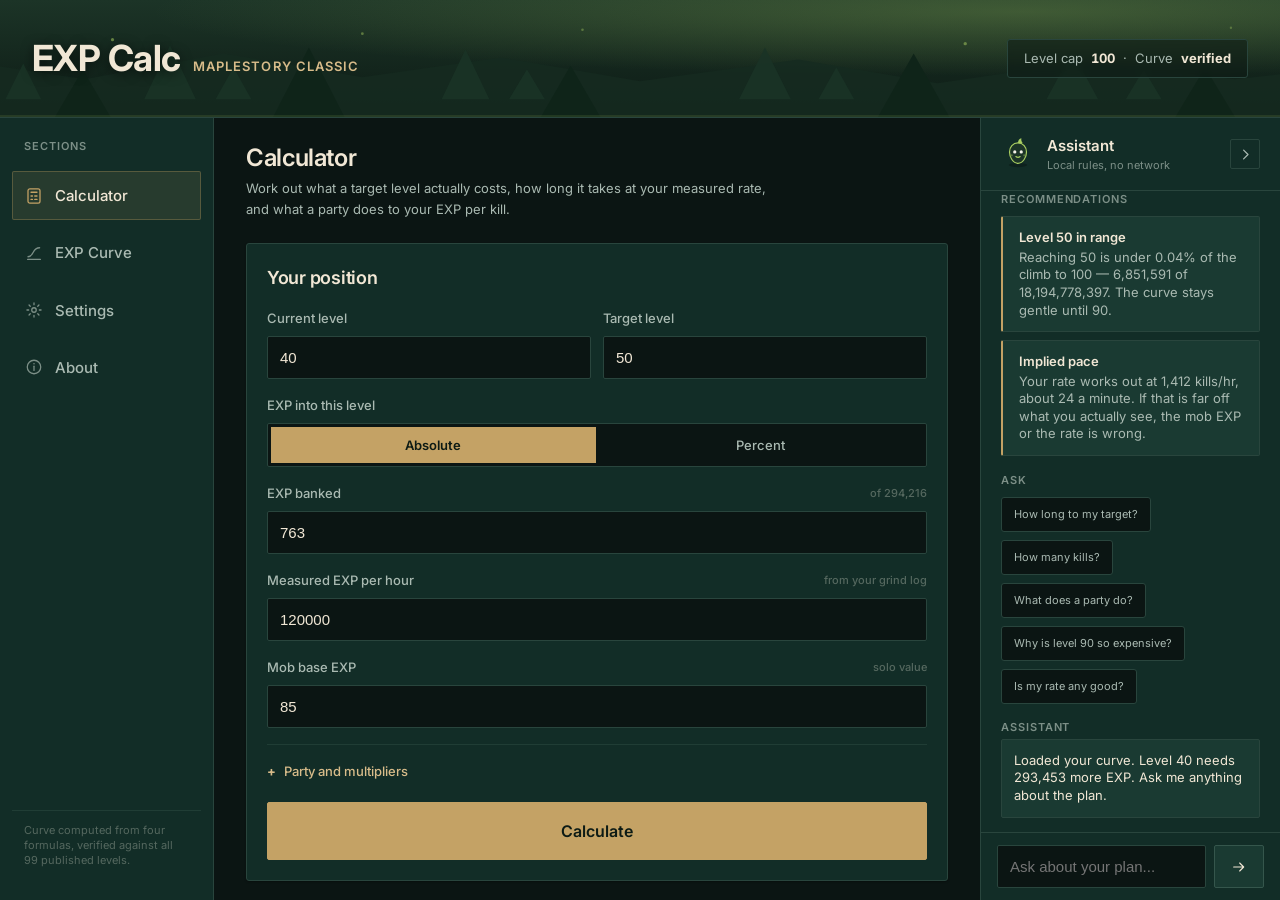
<file: ui/index.html>
<!doctype html>
<html lang="en" data-reduced-motion="false">
<head>
<meta charset="utf-8">
<meta name="viewport" content="width=device-width, initial-scale=1">
<title>EXP Calc</title>
<link rel="preconnect" href="https://fonts.googleapis.com">
<link rel="preconnect" href="https://fonts.gstatic.com" crossorigin>
<link rel="stylesheet" href="https://fonts.googleapis.com/css2?family=Inter:wght@400;500;600;700&display=swap">
<link rel="stylesheet" href="tokens.css">
<link rel="stylesheet" href="app.css">
</head>
<body>

<svg class="vh" aria-hidden="true">
  <defs>
    <symbol id="i-calc" viewBox="0 0 24 24" fill="none" stroke="currentColor" stroke-width="1.7" stroke-linecap="round">
      <rect x="4" y="2.5" width="16" height="19" rx="2.5"/><path d="M8 7h8M8 12h2m3 0h3M8 16.5h2m3 0h3"/>
    </symbol>
    <symbol id="i-curve" viewBox="0 0 24 24" fill="none" stroke="currentColor" stroke-width="1.7" stroke-linecap="round" stroke-linejoin="round">
      <path d="M3.5 20.5h17"/><path d="M4 17c3.5 0 5-2 7-6s3.5-6 8.5-6"/>
    </symbol>
    <symbol id="i-gear" viewBox="0 0 24 24" fill="none" stroke="currentColor" stroke-width="1.7" stroke-linecap="round" stroke-linejoin="round">
      <circle cx="12" cy="12" r="3"/>
      <path d="M12 2.6v2.3M12 19.1v2.3M21.4 12h-2.3M4.9 12H2.6M18.6 5.4l-1.6 1.6M7 17l-1.6 1.6M18.6 18.6 17 17M7 7 5.4 5.4"/>
    </symbol>
    <symbol id="i-info" viewBox="0 0 24 24" fill="none" stroke="currentColor" stroke-width="1.7" stroke-linecap="round">
      <circle cx="12" cy="12" r="9"/><path d="M12 11v5.5"/><circle cx="12" cy="7.8" r="1" fill="currentColor" stroke="none"/>
    </symbol>
    <symbol id="i-chev" viewBox="0 0 24 24" fill="none" stroke="currentColor" stroke-width="2" stroke-linecap="round" stroke-linejoin="round">
      <path d="m9 5 7 7-7 7"/>
    </symbol>
    <symbol id="i-send" viewBox="0 0 24 24" fill="none" stroke="currentColor" stroke-width="1.7" stroke-linecap="round" stroke-linejoin="round">
      <path d="M4 12h15M13 6l6 6-6 6"/>
    </symbol>
  </defs>
</svg>

<div class="app">

  <!-- ---------- banner ---------- -->
  <header class="banner">
    <svg class="scene" viewBox="0 0 1600 118" preserveAspectRatio="xMidYMid slice" aria-hidden="true">
      <defs>
        <linearGradient id="sky" x1="0" y1="0" x2="0" y2="1">
          <stop offset="0%" stop-color="#1C3427"/><stop offset="100%" stop-color="#0D1B15"/>
        </linearGradient>
        <radialGradient id="glow" cx="0.74" cy="0.1" r="0.55">
          <stop offset="0%" stop-color="#A9CE61" stop-opacity="0.26"/>
          <stop offset="100%" stop-color="#A9CE61" stop-opacity="0"/>
        </radialGradient>
      </defs>
      <rect width="1600" height="118" fill="url(#sky)"/>
      <rect width="1600" height="118" fill="url(#glow)"/>
      <!-- far ridge -->
      <path d="M0 86 L120 62 L240 80 L380 54 L520 78 L660 58 L800 82 L960 60 L1100 84 L1250 62 L1400 80 L1600 58 L1600 118 L0 118 Z"
            fill="#162B20" opacity="0.85"/>
      <!-- mid conifers -->
      <g fill="#1A3326" opacity="0.95">
        <path d="M90 100 L112 52 L134 100 Z"/><path d="M160 100 L178 64 L196 100 Z"/>
        <path d="M300 100 L326 46 L352 100 Z"/><path d="M372 100 L390 68 L408 100 Z"/>
        <path d="M600 100 L624 50 L648 100 Z"/><path d="M668 100 L686 70 L704 100 Z"/>
        <path d="M900 100 L926 48 L952 100 Z"/><path d="M980 100 L998 68 L1016 100 Z"/>
        <path d="M1210 100 L1236 52 L1262 100 Z"/><path d="M1290 100 L1308 70 L1326 100 Z"/>
        <path d="M1460 100 L1486 46 L1512 100 Z"/>
      </g>
      <!-- near conifers -->
      <g fill="#0F2419">
        <path d="M20 118 L52 56 L84 118 Z"/><path d="M210 118 L238 70 L266 118 Z"/>
        <path d="M430 118 L466 48 L502 118 Z"/><path d="M700 118 L730 66 L760 118 Z"/>
        <path d="M1040 118 L1076 54 L1112 118 Z"/><path d="M1340 118 L1370 68 L1400 118 Z"/>
        <path d="M1540 118 L1572 58 L1604 118 Z"/>
      </g>
      <!-- fireflies -->
      <g fill="#A9CE61">
        <circle cx="268" cy="40" r="1.6" opacity="0.55"/><circle cx="742" cy="30" r="1.3" opacity="0.4"/>
        <circle cx="1128" cy="44" r="1.7" opacity="0.5"/><circle cx="1396" cy="28" r="1.2" opacity="0.35"/>
        <circle cx="520" cy="34" r="1.4" opacity="0.45"/>
      </g>
      <rect y="116" width="1600" height="2" fill="#A9CE61" opacity="0.12"/>
    </svg>
    <div class="banner-inner">
      <div class="wordmark">
        <h1>EXP Calc</h1>
        <span class="tag">MapleStory Classic</span>
      </div>
      <div class="banner-meta">
        <span>Level cap</span><b>100</b>
        <span aria-hidden="true">&middot;</span>
        <span>Curve</span><b>verified</b>
      </div>
    </div>
  </header>

  <div class="main" id="main" data-assistant="open">

    <!-- ---------- sidebar ---------- -->
    <nav class="sidebar" aria-label="Sections">
      <p class="nav-label" id="navlabel">Sections</p>
      <button class="nav-item" data-view="calculator" aria-current="page">
        <svg class="ico" aria-hidden="true"><use href="#i-calc"/></svg><span>Calculator</span>
      </button>
      <button class="nav-item" data-view="curve">
        <svg class="ico" aria-hidden="true"><use href="#i-curve"/></svg><span>EXP Curve</span>
      </button>
      <button class="nav-item" data-view="settings">
        <svg class="ico" aria-hidden="true"><use href="#i-gear"/></svg><span>Settings</span>
      </button>
      <button class="nav-item" data-view="about">
        <svg class="ico" aria-hidden="true"><use href="#i-info"/></svg><span>About</span>
      </button>
      <div class="sidebar-foot">
        Curve computed from four formulas, verified against all 99 published levels.
      </div>
    </nav>

    <!-- ---------- content ---------- -->
    <main class="content">

      <!-- Calculator -->
      <section class="view" data-view="calculator" data-active="true" aria-labelledby="h-calc">
        <div class="view-head">
          <h2 id="h-calc">Calculator</h2>
          <p>Work out what a target level actually costs, how long it takes at your measured rate, and what a party does to your EXP per kill.</p>
        </div>

        <div class="split">
          <!-- inputs -->
          <div>
            <div class="card">
              <div class="card-head"><h3>Your position</h3></div>
              <div class="fields">
                <div class="row2">
                  <div class="field">
                    <label for="f-level">Current level</label>
                    <input type="number" id="f-level" min="1" max="99" step="1" value="40">
                  </div>
                  <div class="field">
                    <label for="f-target">Target level</label>
                    <input type="number" id="f-target" min="2" max="100" step="1" value="50">
                  </div>
                </div>

                <div class="field">
                  <label for="f-expmode">EXP into this level</label>
                  <div class="seg" id="f-expmode" role="group" aria-label="EXP entry mode">
                    <button type="button" data-mode="abs" aria-pressed="true">Absolute</button>
                    <button type="button" data-mode="pct" aria-pressed="false">Percent</button>
                  </div>
                </div>
                <div class="field">
                  <label for="f-exp"><span id="f-exp-label">EXP banked</span><span class="unit" id="f-exp-unit">of 294,216</span></label>
                  <input type="number" id="f-exp" min="0" step="1" value="763">
                </div>

                <div class="field">
                  <label for="f-rate">Measured EXP per hour<span class="unit">from your grind log</span></label>
                  <input type="number" id="f-rate" min="0" step="1000" value="120000">
                </div>

                <div class="field">
                  <label for="f-mobexp">Mob base EXP<span class="unit">solo value</span></label>
                  <input type="number" id="f-mobexp" min="0" step="1" value="85">
                </div>
              </div>

              <details class="adv">
                <summary>Party and multipliers</summary>
                <div class="fields">
                  <div class="row2">
                    <div class="field">
                      <label for="f-party">Eligible members</label>
                      <input type="number" id="f-party" min="1" max="6" step="1" value="1">
                    </div>
                    <div class="field">
                      <label for="f-attackers">Who hit it</label>
                      <input type="number" id="f-attackers" min="1" max="6" step="1" value="1">
                    </div>
                  </div>
                  <div class="field">
                    <label for="f-levelsum">Sum of eligible levels<span class="unit">blank = even party</span></label>
                    <input type="number" id="f-levelsum" min="1" step="1" placeholder="auto">
                  </div>
                  <div class="field">
                    <label for="f-dmg">Your share of party damage<span class="unit"><b id="f-dmg-out">100</b>%</span></label>
                    <input type="range" id="f-dmg" min="0" max="100" step="1" value="100">
                  </div>
                  <div class="field">
                    <label for="f-mult">EXP multiplier<span class="unit">coupons, events</span></label>
                    <input type="number" id="f-mult" min="0.1" max="20" step="0.1" value="1">
                  </div>
                </div>
              </details>

              <button class="btn btn-primary" id="go">Calculate</button>
            </div>
          </div>

          <!-- results -->
          <div id="results" aria-live="polite">
            <div class="headline">
              <span class="cap" id="r-cap">Time to level 50</span>
              <div class="big" id="r-time">&mdash;</div>
              <div class="sub" id="r-sub">&mdash;</div>
            </div>

            <div class="tiles">
              <div class="tile accent"><div class="k">EXP needed</div><div class="v" id="r-total">&mdash;</div><div class="n" id="r-total-n">to target</div></div>
              <div class="tile"><div class="k">Kills needed</div><div class="v" id="r-kills">&mdash;</div><div class="n" id="r-kills-n">at effective rate</div></div>
              <div class="tile"><div class="k">EXP per kill</div><div class="v" id="r-permob">&mdash;</div><div class="n" id="r-permob-n">solo</div></div>
              <div class="tile"><div class="k">Kills per hour</div><div class="v" id="r-kph">&mdash;</div><div class="n">implied by your rate</div></div>
            </div>

            <div class="card">
              <div class="card-head">
                <h3>This level</h3>
                <span class="hint" id="r-band">&mdash;</span>
              </div>
              <div class="progress-wrap">
                <div class="progress-top">
                  <span>Level <b id="r-lv">40</b></span>
                  <span><b id="r-pct">0.26</b>% &middot; <b id="r-rem">&mdash;</b> to go</span>
                </div>
                <div class="bar"><i id="r-bar" style="width:0%"></i></div>
              </div>
            </div>

            <div class="card">
              <div class="card-head">
                <h3>Progression</h3>
                <span class="hint">EXP per level, log scale</span>
              </div>
              <svg class="chart" id="chart-plan" viewBox="0 0 720 240" role="img" aria-label="EXP cost per level with your current and target levels marked"></svg>
              <div class="legend">
                <span><i style="background:var(--c-text-faint)"></i>Full curve</span>
                <span><i style="background:var(--c-accent)"></i>Your span</span>
                <span><i style="background:var(--c-border-strong)"></i>Formula band change</span>
              </div>
            </div>

            <div class="card">
              <div class="card-head"><h3>Level by level</h3><span class="hint" id="r-steps-n">&mdash;</span></div>
              <div class="tablewrap">
                <table>
                  <thead><tr><th>Level</th><th>EXP</th><th>Cumulative</th><th>Elapsed</th><th class="band">Band</th></tr></thead>
                  <tbody id="r-steps"></tbody>
                </table>
              </div>
            </div>
          </div>
        </div>
      </section>

      <!-- EXP Curve -->
      <section class="view" data-view="curve" aria-labelledby="h-curve">
        <div class="view-head">
          <h2 id="h-curve">EXP Curve</h2>
          <p>Every level from 1 to 99. Levels 1&ndash;89 match pre-Big-Bang MapleStory; from 90 each level costs 2.1&times; the one before, which is where almost all of the climb lives.</p>
        </div>
        <div class="card">
          <div class="card-head"><h3>Cost per level</h3><span class="hint">log scale</span></div>
          <svg class="chart" id="chart-curve" viewBox="0 0 980 300" role="img" aria-label="EXP required per level from 1 to 99 on a logarithmic scale"></svg>
          <div class="legend">
            <span><i style="background:var(--c-band-quad)"></i>Quadratic, Lv 1&ndash;50</span>
            <span><i style="background:var(--c-band-slow)"></i>1.0548&times;, Lv 51&ndash;89</span>
            <span><i style="background:var(--c-band-fast)"></i>2.1&times;, Lv 90&ndash;99</span>
          </div>
        </div>
        <div class="card">
          <div class="card-head"><h3>Full table</h3><span class="hint">your level is highlighted</span></div>
          <div class="tablewrap" style="max-height:440px;overflow-y:auto">
            <table>
              <thead><tr><th>Level</th><th>EXP to next</th><th>Cumulative to reach</th><th class="band">Band</th></tr></thead>
              <tbody id="curve-rows"></tbody>
            </table>
          </div>
        </div>
      </section>

      <!-- Settings -->
      <section class="view" data-view="settings" aria-labelledby="h-set">
        <div class="view-head">
          <h2 id="h-set">Settings</h2>
          <p>Preferences are stored on this machine only.</p>
        </div>
        <div class="card prose">
          <div class="setting">
            <div class="txt"><b>Assistant panel</b><p>Shows recommendations derived from your numbers. Turning it off changes no result.</p></div>
            <button class="switch" id="s-assistant" role="switch" aria-checked="true" aria-label="Assistant panel"></button>
          </div>
          <div class="setting">
            <div class="txt"><b>Reduced motion</b><p>Removes transitions and animated bar fills. Follows your system setting automatically; this forces it on.</p></div>
            <button class="switch" id="s-motion" role="switch" aria-checked="false" aria-label="Reduced motion"></button>
          </div>
          <div class="setting">
            <div class="txt"><b>Compact numbers</b><p>Show 12.3M instead of 12,300,000 in stat tiles. Tables always show full precision.</p></div>
            <button class="switch" id="s-compact" role="switch" aria-checked="false" aria-label="Compact numbers"></button>
          </div>
          <div class="setting">
            <div class="txt"><b>Live recalculation</b><p>Recalculate as you type instead of waiting for the Calculate button.</p></div>
            <button class="switch" id="s-live" role="switch" aria-checked="true" aria-label="Live recalculation"></button>
          </div>
        </div>
      </section>

      <!-- About -->
      <section class="view" data-view="about" aria-labelledby="h-about">
        <div class="view-head">
          <h2 id="h-about">About</h2>
          <p>How the numbers are produced, and what this program does and does not touch.</p>
        </div>
        <div class="card prose">
          <h3>The curve</h3>
          <p>The level table is not shipped as data. It is computed from four piecewise formulas and checked against all 99 published values and the cumulative total before release:</p>
          <ul class="rule-list">
            <li>Levels 1&ndash;5 &mdash; <code>(floor(L&sup2; / 2) + 15) &times; L</code></li>
            <li>Levels 6&ndash;50 &mdash; <code>q = floor(L&sup2; / 3)</code>, then <code>(q + 19) &times; q</code></li>
            <li>Levels 51&ndash;89 &mdash; <code>trunc(previous &times; 1.0548)</code></li>
            <li>Levels 90&ndash;99 &mdash; <code>trunc(previous &times; 2.1)</code></li>
          </ul>
          <p>The recursive bands multiply by an integer and divide last, because <code>previous &times; 1.0548</code> in binary floating point can land a hair under the true value and truncate to the wrong integer.</p>

          <h3>Party EXP</h3>
          <p>80% of the pool is split by level and 20% by damage dealt, then a size bonus is added to your share. The bonus is 10% per extra eligible member, capped at 30%, plus 5% per extra member who actually damaged the monster.</p>
          <p>Because the damage term is continuous, party EXP does not arrive in clean multiples of a single value. That is why a tracker cannot count your kills from EXP alone while you are in a party.</p>

          <h3>What this program touches</h3>
          <ul class="rule-list">
            <li>No game process memory is read.</li>
            <li>No keystrokes or clicks are ever sent.</li>
            <li>No network traffic is captured or inspected.</li>
            <li>No game files are read or modified.</li>
          </ul>
          <p>The assistant runs locally as a set of rules over the numbers on screen. It sends nothing anywhere, and every figure it quotes comes from the same deterministic engine as the panels beside it.</p>
          <p>Fan-made. Not affiliated with or endorsed by Nexon.</p>
        </div>
      </section>

    </main>

    <!-- ---------- assistant ---------- -->
    <aside class="assistant" id="assistant" aria-label="Assistant">
      <div class="assistant-head">
        <svg class="mascot" viewBox="0 0 40 40" aria-hidden="true">
          <ellipse cx="20" cy="33" rx="11" ry="2.5" fill="#000" opacity="0.25"/>
          <path d="M20 7c6 0 10 4.6 10 10.5S26 31 20 31 10 23.4 10 17.5 14 7 20 7Z" fill="#1C3427" stroke="#A9CE61" stroke-width="1.4"/>
          <path d="M20 7c0-3 1.6-5 4-5.6-.4 2.5.2 4.3 1.6 5.4-1.8.5-3.7.6-5.6.2Z" fill="#A9CE61"/>
          <circle cx="16.2" cy="17.5" r="1.9" fill="#F4F1E8"/>
          <circle cx="23.8" cy="17.5" r="1.9" fill="#F4F1E8"/>
          <path d="M17.5 23c1.6 1.2 3.4 1.2 5 0" stroke="#A9CE61" stroke-width="1.4" stroke-linecap="round" fill="none"/>
          <circle cx="12.6" cy="21.6" r="1.3" fill="#A9CE61" opacity="0.4"/>
          <circle cx="27.4" cy="21.6" r="1.3" fill="#A9CE61" opacity="0.4"/>
        </svg>
        <div class="assistant-title">
          <div class="t">Assistant</div>
          <div class="s">Local rules, no network</div>
        </div>
        <button class="icon-btn" id="a-toggle" aria-label="Collapse assistant" aria-expanded="true">
          <svg width="15" height="15" aria-hidden="true"><use href="#i-chev"/></svg>
        </button>
      </div>

      <div class="assistant-body" id="a-body">
        <div class="assistant-scroll" id="a-scroll">
          <div>
            <p class="sect-label">Recommendations</p>
            <div id="a-recs" style="display:grid;gap:var(--s-2);margin-top:var(--s-2)"></div>
          </div>
          <div>
            <p class="sect-label">Ask</p>
            <div class="chips" id="a-chips" style="margin-top:var(--s-2)"></div>
          </div>
          <div id="a-log" style="display:grid;gap:var(--s-3)"></div>
        </div>
        <form class="composer" id="a-form">
          <label class="vh" for="a-input">Ask the assistant</label>
          <input type="text" id="a-input" placeholder="Ask about your plan..." autocomplete="off">
          <button class="btn" type="submit" aria-label="Send">
            <svg width="16" height="16" aria-hidden="true"><use href="#i-send"/></svg>
          </button>
        </form>
      </div>
    </aside>

  </div>
</div>

<script src="exp.js"></script>
<script src="app.js"></script>
</body>
</html>
</file>
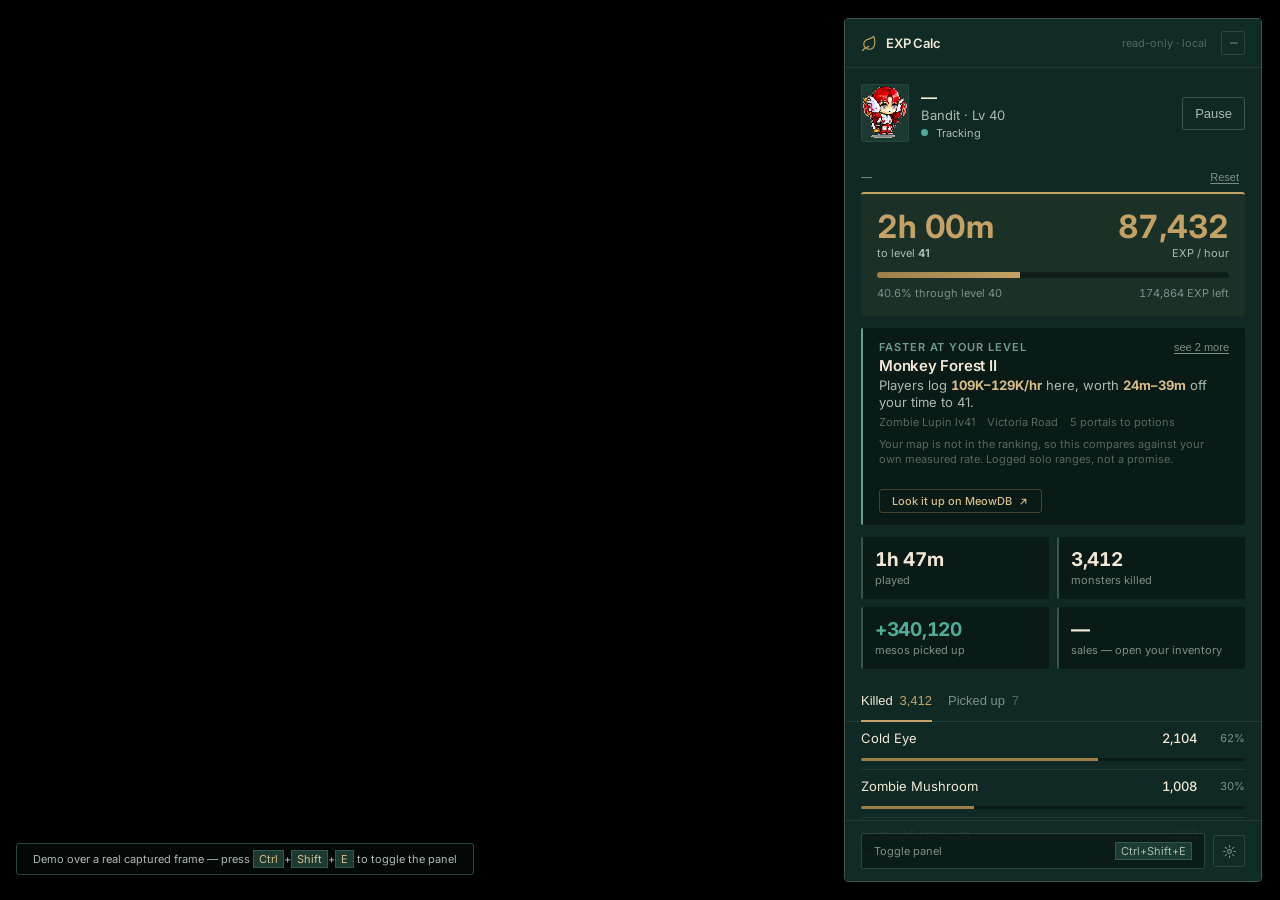
<file: ui/overlay.html>
<!doctype html>
<html lang="en" data-reduced-motion="false">
<head>
<meta charset="utf-8">
<meta name="viewport" content="width=device-width, initial-scale=1">
<title>EXP Calc Overlay</title>
<script>
  /* One page, two hosts. In Tauri the window itself is the panel, so the
     demo backdrop is dropped and the body goes transparent. Runs before
     first paint so there is no flash of the demo background. */
  document.documentElement.dataset.host =
    (window.__TAURI_INTERNALS__ || window.__TAURI__) ? "tauri" : "web";
</script>
<link rel="preconnect" href="https://fonts.googleapis.com">
<link rel="preconnect" href="https://fonts.gstatic.com" crossorigin>
<link rel="stylesheet" href="https://fonts.googleapis.com/css2?family=Inter:wght@400;500;600;700&display=swap">
<link rel="stylesheet" href="tokens.css">
<link rel="stylesheet" href="overlay.css">
<style>
  html, body { height: 100%; margin: 0; background: #000; }
  body { font-family: var(--font-sans); color: var(--c-text); font-size: var(--fs-body); overflow: hidden; }
  * { box-sizing: border-box; }
  :focus-visible { outline: none; box-shadow: 0 0 0 2px var(--c-bg), 0 0 0 4px var(--c-accent); border-radius: var(--r-xs); }

  /* --- real overlay window --- */
  [data-host="tauri"] html,
  [data-host="tauri"] body { background: transparent; }
  [data-host="tauri"] .stage { background: none; }
  [data-host="tauri"] .stage::after,
  [data-host="tauri"] .stage-note { display: none; }
  [data-host="tauri"] .panel {
    position: absolute; inset: 0;
    width: auto; max-height: none;
  }
  [data-host="tauri"] .p-head { cursor: grab; }
  [data-host="tauri"] .p-head:active { cursor: grabbing; }
  [data-host="web"] .only-tauri { display: none; }
</style>
</head>
<body>

<div class="stage" id="stage">
  <p class="stage-note">
    Demo over a real captured frame &mdash; press <kbd>Ctrl</kbd>+<kbd>Shift</kbd>+<kbd>E</kbd> to toggle the panel
  </p>

  <section class="panel" id="panel" data-mode="full" aria-label="Session tracker">

    <!-- Compact bar. Tracking carries on unchanged while this is showing. -->
    <div class="mini" data-tauri-drag-region>
      <img class="mini-av" id="m-sprite" src="character.png" alt="" onerror="this.remove()">
      <div class="mini-main">
        <div class="mini-t" id="m-time">2h 00m</div>
        <div class="mini-s" id="m-sub">Lv 40 &middot; 87,432 EXP/hr</div>
      </div>
      <button class="icon-s" id="b-expand" aria-label="Expand panel">
        <svg width="13" height="13" viewBox="0 0 24 24" fill="none" stroke="currentColor" stroke-width="2.2" stroke-linecap="round" stroke-linejoin="round" aria-hidden="true">
          <path d="M4 10V4h6M20 14v6h-6"/>
        </svg>
      </button>
      <span class="mini-track"><i id="m-bar" style="width:40.6%"></i></span>
    </div>

    <div class="p-head" data-tauri-drag-region>
      <svg class="leaf" viewBox="0 0 24 24" fill="none" stroke="currentColor" stroke-width="1.7" stroke-linecap="round" stroke-linejoin="round" aria-hidden="true">
        <path d="M11 20A7 7 0 0 1 9.8 6.1C15.5 4 18 2 18 2s2.5 7.5 1 12a7 7 0 0 1-8 6Z"/>
        <path d="M2 22c2-3 5-5 9-6"/>
      </svg>
      <span class="nm">EXP Calc</span>
      <span class="sp"></span>
      <span class="dom">read-only &middot; local</span>
      <button class="icon-s" id="b-min" aria-label="Minimise to compact bar" style="width:24px;height:24px;margin-left:6px">
        <svg width="12" height="12" viewBox="0 0 24 24" fill="none" stroke="currentColor" stroke-width="2.4" stroke-linecap="round" aria-hidden="true">
          <path d="M5 12h14"/>
        </svg>
      </button>
      <button class="icon-s only-tauri" id="b-hide" aria-label="Hide to the tray" title="Hide to tray — Ctrl+Shift+E brings it back" style="width:24px;height:24px;margin-left:6px">
        <svg width="12" height="12" viewBox="0 0 24 24" fill="none" stroke="currentColor" stroke-width="2.2" stroke-linecap="round" aria-hidden="true">
          <path d="M6 6l12 12M18 6 6 18"/>
        </svg>
      </button>
    </div>

    <div class="who-row">
      <div class="avatar" aria-hidden="true">
        <!-- Lifted from the game frame: the sprite sitting above the name tag
             that matches the character name on the bottom bar. -->
        <img id="c-sprite" src="character.png" alt="" onerror="this.remove()">
      </div>
      <div class="who">
        <div class="n" id="c-name">—</div>
        <div class="j"><span id="c-job">Bandit</span> &middot; Lv <span id="c-lv">40</span></div>
        <div class="state"><span class="dot" id="c-dot"></span><span class="lbl" id="c-state">Tracking</span></div>
      </div>
      <button class="btn-s" id="c-pause">Pause</button>
    </div>

    <div class="since">
      <span id="s-since">&mdash;</span>
      <button id="s-reset">Reset</button>
    </div>

<!-- The two numbers somebody glances at mid-fight: how long until the
         level, and how fast it is going. Nothing shares the row, and
         nothing below is allowed to grow to this size. -->
    <div class="hero">
      <div class="hero-pair">
        <div class="big">
          <div class="t" id="h-time">&mdash;</div>
          <div class="u" id="h-u">to level <b id="h-next">&mdash;</b></div>
        </div>
        <div class="big end">
          <div class="t" id="h-rate">&mdash;</div>
          <div class="u">EXP / hour</div>
        </div>
      </div>
      <div class="bar" id="h-barwrap"><i id="h-bar" style="width:0%"></i></div>
      <div class="pc"><span id="h-pct">&mdash;</span><span id="h-rem">&mdash;</span></div>
    </div>

    <div class="reco" id="reco" hidden>
      <div class="reco-top">
        <span class="reco-lbl">Faster at your level</span>
        <button class="reco-toggle" id="reco-toggle" aria-expanded="false">see more</button>
      </div>
      <div class="reco-name" id="reco-name">&mdash;</div>
      <div class="reco-line" id="reco-line">&mdash;</div>
      <div class="reco-meta" id="reco-meta"></div>
      <div class="reco-more" id="reco-more" hidden></div>
      <p class="reco-note" id="reco-note"></p>
      <!-- The panel says a map is worth going to; MeowDB says how to get
           there and what lives on it. One is the reason to click the other,
           so the link belongs on this card and nowhere else. -->
      <button class="reco-cta" id="reco-cta">
        Look it up on MeowDB
        <svg width="11" height="11" viewBox="0 0 24 24" fill="none" stroke="currentColor" stroke-width="2.4" stroke-linecap="round" stroke-linejoin="round" aria-hidden="true">
          <path d="M7 17 17 7M9 7h8v8"/>
        </svg>
      </button>
    </div>

    <div class="hint" id="theme-hint" hidden>
      Expand the minimap to colour the panel by region.
    </div>

<!-- Four figures, and only the four that were asked for. A dash here
         means the reader for it is not finished, which is deliberately not
         the same as a zero. -->
    <div class="grid2">
      <div class="cell"><div class="v" id="t-played">&mdash;</div><div class="k">played</div></div>
      <div class="cell"><div class="v" id="t-kills">&mdash;</div><div class="k">monsters killed</div></div>
      <div class="cell"><div class="v pos" id="t-meso">&mdash;</div><div class="k" id="t-meso-k">mesos this session</div></div>
      <div class="cell"><div class="v" id="t-sold">&mdash;</div><div class="k" id="t-sold-k">mesos from sales</div></div>
    </div>

<!-- Last time and this week. A session that vanishes when you quit is
         a stopwatch; this is what makes it a record. -->
    <div class="week" id="week" hidden>
      <div class="week-top">
        <span class="week-lbl">This week</span>
        <span class="week-sum" id="week-sum">&mdash;</span>
      </div>
      <div class="week-bars" id="week-bars"></div>
      <div class="week-last" id="week-last">&mdash;</div>
    </div>

    <div class="tabs" role="tablist">
      <button class="tab" role="tab" data-t="monsters" aria-selected="true">Killed <b id="n-monsters">0</b></button>
      <button class="tab" role="tab" data-t="items" aria-selected="false">Picked up <b id="n-items">0</b></button>
    </div>

    <div class="list" id="list"></div>

    <div class="p-foot">
      <div class="hotkey">Toggle panel <kbd>Ctrl+Shift+E</kbd></div>
      <!-- Quit lives down here, not in the header: the header's × minimises,
           and quitting discards the session totals, so it should take a
           deliberate trip to the far end of the panel. -->
      <button class="btn-quit only-tauri" id="b-quit" title="Quit EXP Calc — this ends the session">Quit</button>
      <button class="icon-s" id="b-cfg" aria-label="Switch between the dark and light theme" title="Dark / light">
        <svg width="15" height="15" viewBox="0 0 24 24" fill="none" stroke="currentColor" stroke-width="1.7" aria-hidden="true">
          <circle cx="12" cy="12" r="3"/>
          <path d="M12 2.6v2.3M12 19.1v2.3M21.4 12h-2.3M4.9 12H2.6M18.6 5.4 17 7M7 17l-1.6 1.6M18.6 18.6 17 17M7 7 5.4 5.4" stroke-linecap="round"/>
        </svg>
      </button>
    </div>
  </section>
</div>

<script src="exp.js"></script>
<script src="mapdata.js"></script>
<script src="theme.js"></script>
<script>
(function () {
  "use strict";
  var $ = function (id) { return document.getElementById(id); };

  /* ---- simulated live session -------------------------------------------
     Stands in for the capture loop. Every figure below is one the screen
     actually exposes: level and EXP from the bottom bar, mesos and potion
     stacks from the inventory, map from the minimap, kills from the EXP
     quantum (or the quest counter when one is running).
  ------------------------------------------------------------------------ */
  var S = {
    level: 40,
    expInto: 119352,
    rate: 87432,          // EXP/hr over the last 10 minutes
    playedSec: 6420,      // 1h 47m
    expGained: 156218,
    kills: 3412,
    mesoEarned: 340120,
    mesoSpent: 96200,
    tracking: true,
    idle: false,
    deaths: 0,
    mob: "Cold Eye",      // dominant mob this session, from the kill breakdown
    live: false,          // true once real capture data arrives
    statusText: "Tracking",
    userPaused: false,    // the Pause button, kept separate from capture state
    range: "session",     // which span the panel is showing
    totals: null,         // the roll-up for that span, null while on Session
    expPerKill: null,     // measured, so a party split is already in it
    killsToLevel: null,
    expBonus: null,       // EXP the party bonus contributed
    expFromChat: null,    // what the log accounted for, vs the bar's total
    monsters: [
      { n: "Cold Eye", c: 2104 },
      { n: "Zombie Mushroom", c: 1008 },
      { n: "Horny Mushroom", c: 300 }
    ],
    items: [
      { n: "Cold Eye's Tail", c: 42 }, { n: "Power Elixir", c: 9 },
      { n: "Steel Sword", c: 3 }, { n: "Dark Guardian", c: 1 },
      { n: "Leather Purse", c: 6 }, { n: "Yellow Umbrella", c: 2 },
      { n: "Scroll for Shoes", c: 1 }
    ],
    maps: [
      { n: "Forgotten Hollow: Cold Field", c: 5520 },
      { n: "Free Market", c: 900 }
    ],
    potions: [
      { n: "White Potion", c: 48 }, { n: "Blue Potion", c: 22 }
    ]
  };
  var tab = "monsters";

  // The Rust side sends (name, count) pairs; the list renderer wants {n, c}.
  function pairs(v) {
    if (!v || !v.length) return [];
    return v.map(function (p) { return { n: p[0], c: p[1] }; });
  }

  function hhmm(h) {
    if (!isFinite(h) || h <= 0) return "—";
    var m = Math.round(h * 60);
    var d = Math.floor(m / 1440), hr = Math.floor((m % 1440) / 60), mm = m % 60;
    if (d) return d + "d " + hr + "h";
    if (hr) return hr + "h " + String(mm).padStart(2, "0") + "m";
    return mm + "m";
  }
  function dur(sec) {
    var h = Math.floor(sec / 3600), m = Math.floor((sec % 3600) / 60);
    return h ? h + "h " + String(m).padStart(2, "0") + "m" : m + "m";
  }
  var n = EXP.formatExp;

  function render() {
    var cost = EXP.toNext[S.level];
    var remaining = cost - S.expInto;
    var pct = (S.expInto / cost) * 100;
    var hours = S.rate > 0 ? remaining / S.rate : Infinity;

    $("c-lv").textContent = S.level;
    $("h-next").textContent = S.level + 1;
    $("h-time").textContent =
      S.tracking && !S.userPaused && S.rate > 0 ? hhmm(hours) : "—";
    $("h-rate").textContent = S.rate > 0 ? n(Math.round(S.rate)) : "—";
    $("h-bar").style.width = pct.toFixed(2) + "%";
    $("h-pct").textContent = pct.toFixed(1) + "% through level " + S.level;
    $("h-rem").textContent = n(remaining) + " EXP left";

    // The compact bar is fed by the same pass, so minimising never stops or
    // stales the numbers — it only changes how many of them you can see.
    $("m-time").textContent = $("h-time").textContent;
    $("m-sub").textContent = S.userPaused
      ? "Paused"
      : (S.live && (!S.tracking || S.rate <= 0))
        ? S.statusText
        : "Lv " + S.level + " · " + n(Math.round(S.rate)) + " EXP/hr";
    $("m-bar").style.width = pct.toFixed(2) + "%";

    renderReco(remaining);

    // Live capture derives EXP, level, rate and time. Anything it does not
    // measure yet shows a dash: the panel must never imply it counted
    // something it did not.
    var DASH = "—";
    var un = function (v) { return (v === null || v === undefined) ? DASH : n(v); };

    $("t-played").textContent = dur(S.playedSec);
    $("t-kills").textContent = un(S.kills);
    // What the purse did this session, read off the inventory's own total
    // rather than added up from the floating lines. Signed, because an
    // evening of shopping is a real answer and not a bug — so this writes
    // its own sign and does not reuse the "+" above.
    var signed = function (el, v, cls) {
      if (v === null || v === undefined) { el.textContent = DASH; el.className = "v"; return false; }
      el.textContent = (v < 0 ? "−" : "+") + n(Math.abs(v));
      el.className = "v " + (v < 0 ? "neg" : cls);
      return true;
    };
    var mEl = $("t-meso");
    if (S.mesoMade !== null && S.mesoMade !== undefined) {
      signed(mEl, S.mesoMade, "pos");
      $("t-meso-k").textContent = "mesos this session";
    } else if (S.mesoEarned !== null && S.mesoEarned !== undefined) {
      // No purse reading yet, so fall back to what was picked up — which
      // is a different, smaller quantity, and is labelled as one.
      signed(mEl, S.mesoEarned, "pos");
      $("t-meso-k").textContent = "mesos picked up";
    } else {
      mEl.textContent = DASH;
      mEl.className = "v";
      $("t-meso-k").textContent = "mesos — open your inventory";
    }

    // Sales are what the purse gained beyond what was picked up off the
    // ground, less whatever was spent. It needs both halves counted, so
    // until the inventory has been open and the log has said something it
    // stays a dash with the reason on it.
    if (!signed($("t-sold"), S.mesoSold, "pos")) {
      $("t-sold-k").textContent = S.mesoMade === null || S.mesoMade === undefined
        ? "sales — open your inventory"
        : "sales — needs the pickup count";
    } else {
      $("t-sold-k").textContent = "mesos from sales, net of spending";
    }

    // "Paused" is the user's choice; everything else is the tracker telling
    // us what it can or cannot see. Conflating them made a failed reading
    // look like a deliberate pause.
    var active = S.tracking && !S.userPaused;
    var dot = $("c-dot");
    dot.className = "dot" + (!active ? " off" : S.idle ? " idle" : "");
    $("c-state").textContent = S.userPaused
      ? "Paused"
      : S.idle ? "Idle — not counted"
      : S.live ? S.statusText
      : (S.tracking ? "Tracking" : "Paused");
    $("c-pause").textContent = S.userPaused ? "Resume" : "Pause";

    // These can be null while live capture has nothing for them yet, and a
    // throw here would abort the rest of the render.
    $("n-monsters").textContent = S.kills === null ? "0" : n(S.kills);
    $("n-items").textContent = (S.items || []).length;

    renderList();
  }

  /**
   * Where else to farm. Your measured rate is the truth; the map figures are
   * other players' logged solo ranges, so a map is only offered when even its
   * low end beats what you are already getting.
   */
  /**
   * Tinting the panel to the region the player is in.
   *
   * The hue comes off the badge in the minimap's header, which is the game
   * artists' own colour for that region, so Kerning City tints the panel the
   * way Kerning City looks without anybody choosing a palette for it.
   * Regions nobody has catalogued work for the same reason.
   *
   * Only the hue moves. Every token keeps the saturation and lightness it
   * was designed with, so text that is readable on one region's colours is
   * readable on all of them — the contrast ratios cannot drift, because
   * nothing that determines them is being changed. Semantic colours (good,
   * warn, alert) are left out entirely: red has to keep meaning red.
   */
  var BASE = null, BASE_HUE = 0, shownHue = null;

  function readBaseTheme() {
    var cs = getComputedStyle(document.documentElement);
    BASE = {};
    THEME.TOKENS.forEach(function (k) { BASE[k] = cs.getPropertyValue(k).trim(); });
    BASE_HUE = THEME.hueOf(BASE["--c-accent"]);
  }

  /**
   * The badge only exists while the minimap is expanded. Collapsed, the
   * client still names the map but draws no badge, so there is nothing to
   * take a colour from — and that is worth one line, because it is a thing
   * the player can fix in a click rather than a limit they have to live
   * with. Once a region has been read the hint goes away for good: the
   * panel keeps that colour, and nagging about it would be noise.
   */
  /* ---- the portrait ----------------------------------------------------
     Cut off the player's own screen rather than drawn by anybody, so
     whatever they are wearing today is what the panel shows. It arrives as
     raw RGBA with the background already keyed to transparent — painted
     straight onto a canvas, so nothing has to decode an image format and
     there is no moment where a half-loaded picture is on screen.

     It arrives a few times a day at most, on one snapshot, so this replaces
     the <img> once and then leaves it alone. */
  function showAvatar(a) {
    if (!a || !a.w || !a.h || !a.rgba) return;
    var bin;
    try { bin = atob(a.rgba); } catch (e) { return; }
    if (bin.length < a.w * a.h * 4) return;
    var cv = document.createElement("canvas");
    cv.width = a.w; cv.height = a.h;
    var ctx = cv.getContext("2d");
    var img = ctx.createImageData(a.w, a.h);
    for (var i = 0; i < img.data.length; i++) img.data[i] = bin.charCodeAt(i);
    ctx.putImageData(img, 0, 0);
    var url = cv.toDataURL("image/png");
    ["c-sprite", "m-sprite"].forEach(function (id) {
      var el = $(id);
      // `onerror` removes the placeholder when there is no bundled file, so
      // the element may be gone; put a fresh one back in that case.
      if (!el) {
        var host = id === "c-sprite" ? document.querySelector(".avatar")
                                     : document.querySelector(".mini");
        if (!host) return;
        el = document.createElement("img");
        el.id = id;
        el.alt = "";
        if (id === "m-sprite") { el.className = "mini-av"; host.insertBefore(el, host.firstChild); }
        else host.appendChild(el);
      }
      el.src = url;
    });
  }

  function showThemeHint(s) {
    var el = $("theme-hint");
    if (!el) return;
    el.hidden = shownHue !== null || s.minimap_open !== false;
  }

  function applyRegionHue(hue) {
    if (hue === null || hue === undefined || !BASE) return;
    // A degree or two is not a new region, it is the same badge read again.
    if (shownHue !== null && Math.abs(hue - shownHue) < 2) return;
    shownHue = hue;
    var delta = hue - BASE_HUE;
    var root = document.documentElement.style;
    THEME.TOKENS.forEach(function (k) {
      root.setProperty(k, THEME.rotated(BASE[k], delta));
    });
  }

  var recoOpen = false;

  /**
   * How often the ranking is redone.
   *
   * This panel is advice, not a readout. The snapshot arrives several times
   * a second and the measured rate moves with every one of them, so ranking
   * on each would rewrite the panel faster than it can be read — which is
   * what it looks like from the outside: a flicker. Nothing here changes
   * meaningfully inside a few seconds.
   */
  var RECO_EVERY = 3000;
  var reco = { at: 0, level: null, here: null, result: null, names: [] };

  function renderReco(remaining) {
    var host = $("reco");
    var here = S.maps[0] ? S.maps[0].n : "";

    // No level means the bar could not be read this frame. That is a gap in
    // what we know, not news that the advice has changed, so leave whatever
    // is on screen alone rather than blanking it.
    if (!S.level) { return; }

    var moved = S.level !== reco.level || here !== reco.here;
    var due = Date.now() - reco.at >= RECO_EVERY;
    if (moved || due || !reco.result) {
      reco.result = MAPS.recommend(S.level, S.rate, here, remaining, reco.names);
      reco.names = (reco.result.picks || []).map(function (p) { return p.map.n; });
      reco.at = Date.now();
      reco.level = S.level;
      reco.here = here;
    }

    var r = reco.result;
    if (!r.picks || !r.picks.length) { host.hidden = true; return; }
    host.hidden = false;

    var best = r.picks[0];
    var span = function (m) {
      return EXP.compact(m.lo) + (m.hi > m.lo ? "–" + EXP.compact(m.hi) : "");
    };

    $("reco-name").textContent = best.map.n;
    var txt = "Players log <b>" + span(best.map) + "/hr</b> here" +
      (best.map.est ? " (estimate)" : "");
    if (best.saveMin !== null && best.saveMin > 0) {
      txt += ", worth <b>" + hhmm(best.saveMin) + "–" + hhmm(best.saveMax) +
        "</b> off your time to " + (S.level + 1);
    }
    $("reco-line").innerHTML = txt + ".";

    var meta = $("reco-meta");
    meta.textContent = "";
    [
      best.map.mob + " lv" + best.map.mobLv,
      best.map.street,
      best.map.portals === 0 ? "potions on the map" : best.map.portals + " portals to potions"
    ].forEach(function (bit) {
      var s = document.createElement("span");
      s.textContent = bit;
      meta.appendChild(s);
    });

    var rest = r.picks.slice(1);
    var tog = $("reco-toggle");
    tog.hidden = rest.length === 0;
    tog.textContent = recoOpen ? "hide" : "see " + rest.length + " more";
    tog.setAttribute("aria-expanded", String(recoOpen));

    var more = $("reco-more");
    more.hidden = !recoOpen || rest.length === 0;
    more.textContent = "";
    rest.forEach(function (p) {
      var row = document.createElement("div");
      row.className = "reco-alt";
      var left = document.createElement("div");
      var nm = document.createElement("div");
      nm.className = "an";
      nm.textContent = p.map.n;
      var mt = document.createElement("div");
      mt.className = "am";
      mt.textContent = p.map.mob + " lv" + p.map.mobLv + " · " +
        (p.map.portals === 0 ? "pots on map" : p.map.portals + " portals");
      left.appendChild(nm);
      left.appendChild(mt);
      var v = document.createElement("div");
      v.className = "av";
      v.textContent = span(p.map) + "/hr";
      row.appendChild(left);
      row.appendChild(v);
      more.appendChild(row);
    });

    $("reco-note").textContent = r.onRankedMap
      ? "Logged solo ranges from other players, not a promise. A party splits each kill."
      : "Your map is not in the ranking, so this compares against your own measured rate. Logged solo ranges, not a promise.";
  }

  function renderList() {
    var rows = (S[tab] || []).slice();
    var host = $("list");
    host.textContent = "";

    // Kills are counted from the floating EXP lines, which say that
    // something died and never say what. So a kill with no name is still a
    // kill, listed as one, rather than quietly dropped or quietly attached
    // to whatever was killed last.
    if (tab === "monsters" && !rows.length && S.kills) {
      rows = [{ n: "Unidentified", c: S.kills }];
    }
    var total = rows.reduce(function (a, r) { return a + r.c; }, 0) || 1;

    if (!rows.length) {
      var e = document.createElement("p");
      e.className = "empty";
      e.textContent = tab === "monsters"
        ? "Nothing killed yet this session."
        : "Nothing picked up yet this session.";
      host.appendChild(e);
      return;
    }
    var shown = rows;

    shown.slice().sort(function (a, b) { return b.c - a.c; }).forEach(function (r) {
      var share = (r.c / total) * 100;
      var d = document.createElement("div");
      d.className = "li";
      var nm = document.createElement("span"); nm.className = "nm"; nm.textContent = r.n;
      var ct = document.createElement("span"); ct.className = "ct";
      ct.textContent = n(r.c);
      var sh = document.createElement("span"); sh.className = "sh"; sh.textContent = Math.round(share) + "%";
      var mt = document.createElement("span"); mt.className = "meter";
      var fill = document.createElement("i"); fill.style.width = share.toFixed(1) + "%";
      mt.appendChild(fill);
      d.appendChild(nm); d.appendChild(ct); d.appendChild(sh); d.appendChild(mt);
      host.appendChild(d);
    });
  }

  /* ---- interactions ---- */

  // Pause is the user's own flag. Writing it into S.tracking meant the next
  // capture event overwrote it half a second later and the button did nothing.
  $("c-pause").addEventListener("click", function () {
    S.userPaused = !S.userPaused;
    render();
  });
  $("s-reset").addEventListener("click", function () {
    S.playedSec = 0; S.expGained = 0; S.kills = 0;
    S.mesoEarned = 0; S.mesoSpent = 0;
    S.monsters = []; S.items = []; S.maps = []; S.potions = [];
    S.expPerKill = null; S.killsToLevel = null; S.expBonus = null; S.expFromChat = null;
    render();
  });

  /* ---- last session, and the week ---------------------------------------
     The live session already shows on the panel. What it cannot show is
     whether tonight is better than last night, which is the question that
     makes a tracker worth leaving running. One call brings back seven day
     buckets and the session before this one; it is read from a file, so it
     is polled slowly rather than on every frame. */
  function renderWeek(r) {
    var host = $("week");
    if (!host || !r) return;
    var days = r.days || [];
    var any = days.some(function (d) { return d.exp > 0; }) || r.last;
    if (!any) { host.hidden = true; return; }
    host.hidden = false;

    $("week-sum").textContent =
      n(r.week.exp) + " EXP · " + dur(r.week.active_secs) +
      (r.week.levels ? " · " + r.week.levels + (r.week.levels === 1 ? " level" : " levels") : "");

    var bars = $("week-bars");
    bars.textContent = "";
    var top = r.best_exp || 1;
    days.forEach(function (d) {
      var col = document.createElement("div");
      col.className = "wd" + (d.today ? " now" : "") + (d.exp ? "" : " off");
      // A day with nothing in it keeps its column: a gap in the week is
      // information, and a chart that skips rest days hides it.
      var h = d.exp ? Math.max(3, Math.round((d.exp / top) * 34)) : 1;
      var bar = document.createElement("i");
      bar.style.height = h + "px";
      var lab = document.createElement("span");
      lab.textContent = d.label.split(" ")[0];
      col.title = d.exp
        ? d.label + ": " + n(d.exp) + " EXP in " + dur(d.active_secs) +
          " · " + n(Math.round(d.rate)) + " / hour"
        : d.label + ": nothing recorded";
      col.appendChild(bar);
      col.appendChild(lab);
      bars.appendChild(col);
    });

    var last = r.last;
    $("week-last").textContent = last
      ? "Last session · " + n(last.exp_gained) + " EXP in " + dur(last.active_secs) +
        (last.active_secs > 0
          ? " · " + n(Math.round(last.exp_gained / last.active_secs * 3600)) + " / hour"
          : "")
      : "No earlier session recorded yet.";
  }

  function fetchWeek() {
    var t = window.__TAURI__;
    if (!t || !t.core || !t.core.invoke) return;
    t.core.invoke("review").then(renderWeek).catch(function () {});
  }

  $("reco-toggle").addEventListener("click", function () { recoOpen = !recoOpen; render(); });

  // Opening a browser is the app's job, not the page's: a webview that can
  // navigate itself away from the overlay is a webview that can be talked
  // into it. The command takes no URL — it builds the one address it is
  // allowed to open.
  $("reco-cta").addEventListener("click", function () {
    var t = window.__TAURI__;
    if (t && t.core && t.core.invoke) t.core.invoke("open_map_database").catch(function () {});
    else window.open("https://meowdb.com/msclassic/maps", "_blank", "noopener");
  });

  [].forEach.call(document.querySelectorAll(".tab"), function (b) {
    b.addEventListener("click", function () {
      [].forEach.call(document.querySelectorAll(".tab"), function (o) {
        o.setAttribute("aria-selected", String(o === b));
      });
      tab = b.getAttribute("data-t");
      renderList();
    });
  });

  /* ---- dark or light --------------------------------------------------
     Dark is the default because this panel sits over a game. Light is for
     reading the week back afterwards. The choice is per-machine, so it
     lives in localStorage rather than in the session file — and a browser
     that refuses storage must still get a working panel, hence the
     try/catch on both ends. */
  var THEME_KEY = "expcalc.theme";
  function setTheme(name) {
    document.documentElement.dataset.theme = name;
    try { localStorage.setItem(THEME_KEY, name); } catch (e) {}
    // The region tint is written as inline custom properties on <html>,
    // which would otherwise sit on top of the new theme and be read back
    // as if they were its base colours. Clear them, re-read, re-tint.
    var root = document.documentElement.style;
    THEME.TOKENS.forEach(function (k) { root.removeProperty(k); });
    var hue = shownHue;
    BASE = null; shownHue = null;
    readBaseTheme();
    if (hue !== null) applyRegionHue(hue);
  }
  (function () {
    var saved = null;
    try { saved = localStorage.getItem(THEME_KEY); } catch (e) {}
    if (saved === "light") document.documentElement.dataset.theme = "light";
  })();
  var bCfg = $("b-cfg");
  if (bCfg) bCfg.addEventListener("click", function () {
    setTheme(document.documentElement.dataset.theme === "light" ? "dark" : "light");
  });

  // The X hides to the tray; it does not quit. Tracking keeps running while
  // the panel is away, so the session is still being measured and the tray
  // icon or Ctrl+Shift+E brings it back with the numbers intact. Quit lives in
  // the tray menu and the footer, where a stray click cannot reach it. A
  // window with no decorations emits no native close, so this is an explicit
  // command rather than something the window manager hands us.
  function hideApp() {
    var t = window.__TAURI__;
    if (t && t.core && t.core.invoke) t.core.invoke("hide_app").catch(function () {});
    else $("panel").classList.add("away");
  }
  var bHide = $("b-hide");
  if (bHide) bHide.addEventListener("click", hideApp);

  // Quit, in two clicks. The session totals and the rate baseline are in
  // memory and nothing is persisted yet, so one stray click would silently
  // throw away however long you have been grinding. Arming for four seconds
  // costs nothing and makes it an answer rather than an accident.
  var bQuit = $("b-quit"), armed = 0;
  if (bQuit) bQuit.addEventListener("click", function () {
    var t = window.__TAURI__;
    if (armed) {
      clearTimeout(armed); armed = 0;
      if (t && t.core && t.core.invoke) t.core.invoke("quit_app").catch(function () {});
      return;
    }
    bQuit.textContent = "Quit?";
    bQuit.setAttribute("data-armed", "1");
    armed = setTimeout(function () {
      armed = 0;
      bQuit.textContent = "Quit";
      bQuit.removeAttribute("data-armed");
    }, 4000);
  });

  // Minimise. In Tauri the OS window shrinks too, so the compact bar really is
  // a small window rather than a small panel inside a big transparent one
  // (which would keep swallowing clicks meant for the game).
  function setMini(on) {
    $("panel").setAttribute("data-mode", on ? "mini" : "full");
    var t = window.__TAURI__;
    if (t && t.core && t.core.invoke) {
      t.core.invoke("set_mini", { mini: on }).catch(function () {});
    }
    render();
  }
  $("b-min").addEventListener("click", function () { setMini(true); });
  $("b-expand").addEventListener("click", function () { setMini(false); });

  // The global Ctrl+Shift+E is registered with the OS by the Rust side, so it
  // works while the game has focus. This only covers the browser demo.
  window.addEventListener("keydown", function (e) {
    if (e.ctrlKey && e.shiftKey && (e.key === "E" || e.key === "e")) {
      e.preventDefault();
      $("panel").classList.toggle("away");
    }
  });

  /* ---- tick: EXP arrives in quanta, as it does on screen ---- */
  var perKill = 85, carry = 0;
  setInterval(function () {
    if (S.live || S.userPaused || !S.tracking) return; // capture takes over for good
    S.playedSec += 1;
    carry += S.rate / 3600;
    while (carry >= perKill) {
      carry -= perKill;
      S.kills += 1;
      S.expGained += perKill;
      S.expInto += perKill;
      S.mesoEarned += 90 + Math.floor(Math.random() * 40);
      var m = S.monsters[0];
      if (m) m.c += 1;
      if (S.expInto >= EXP.toNext[S.level]) {
        S.expInto -= EXP.toNext[S.level];
        S.level += 1;
      }
    }
    if (S.maps[0]) S.maps[0].c += 1;
    // The demo knows its own quantum, so the chat-derived tiles have
    // something to show rather than sitting on dashes in the browser.
    S.expPerKill = perKill;
    S.expBonus = 0;
    S.killsToLevel = Math.ceil((EXP.toNext[S.level] - S.expInto) / perKill);
    render();
  }, 1000);

  /* ---- live capture -----------------------------------------------------
     The Rust tracker emits a `session` event about twice a second. The first
     one switches the panel off the simulated ticker permanently, and clears
     the demo figures so real and invented numbers are never side by side.
     In the browser demo no event ever arrives, so the sim keeps running and
     the page still demonstrates itself.
  ----------------------------------------------------------------------- */
  (function listenForCapture(tries) {
    tries = tries || 0;
    var t = window.__TAURI__;
    // The global API bundle is injected separately from the page scripts, so
    // it can still be missing when this runs. Wait for it rather than giving
    // up, or the panel sits on placeholder data forever.
    if (!t || !t.event || !t.event.listen) {
      if (tries < 120) setTimeout(function () { listenForCapture(tries + 1); }, 50);
      else if (window.__TAURI_INTERNALS__) console.warn("Tauri event API never appeared");
      return;
    }
    console.log("live capture listener attached");
    // Read from disk, so slowly: the week only changes when a session is
    // checkpointed, and the live figures come from the event below.
    fetchWeek();
    setInterval(fetchWeek, 30000);
    t.event.listen("session", function (ev) {
      var s = ev && ev.payload;
      if (!s) return;
      if (!S.live) {
        S.live = true;
        S.kills = null;
        S.expPerKill = null;
        S.killsToLevel = null;
        S.expBonus = null;
        S.mesoEarned = null;
        S.mesoSpent = 0;
        S.potions = null;
        S.deaths = null;
        S.mob = null;             // no mob detection yet, so no DPS
        S.monsters = [];
        S.items = [];
        S.maps = [];
      }
      S.statusText = s.status || "";
      S.tracking = !!s.ok;
      S.idle = !!s.idle;
      if (s.level) S.level = s.level;
      S.expInto = s.exp_into || 0;
      S.expGained = s.exp_gained || 0;
      S.rate = s.rate || 0;
      applyRegionHue(s.region_hue);
      showThemeHint(s);
      if (s.avatar) showAvatar(s.avatar);
      S.playedSec = s.active_secs || 0;
      // Read off the inventory window, so these arrive independently of
      // whether the floating-line reader is calibrated.
      S.mesoHeld = s.mesos_held;
      S.mesoMade = s.mesos_made;
      S.mesoSold = s.mesos_sold;

      // The chat log is the only source for these, and it is only read once
      // the chat box has been calibrated. Until the first event arrives they
      // stay null, which the panel renders as a dash: "nothing killed" and
      // "not being counted" must not look the same.
      if (s.counting) {
        S.kills = s.kills || 0;
        S.mesoEarned = s.mesos || 0;
        S.mesoSpent = 0;            // not readable from the log
        S.expPerKill = s.exp_per_kill || null;
        S.killsToLevel = s.kills_to_level || null;
        S.expBonus = s.exp_bonus || 0;
        S.expFromChat = s.exp_from_chat || 0;
        S.items = pairs(s.items);
        S.potions = pairs(s.potions);
      }
      render();
    });
  })();

  readBaseTheme();
  render();
})();
</script>
</body>
</html>
</file>
<file: ui/tokens.css>
/* ============================================================
   EXP Calc — design tokens
   Modern organic luxury: phthalo green, antique gold, ivory.

   Every component style resolves through these. No component
   rule may hardcode a colour, size or radius literal.

   Two themes that share an identity rather than inverting each
   other. Dark is the default, because this is a panel that sits
   over a game; light is there for reading the week over coffee.
   Set `data-theme="light"` on <html> to switch.

   One deliberate departure from the palette sheet. It lists
   Champagne as the light-mode accent, and champagne-on-ivory is
   a 1.5:1 contrast ratio — fine for a fill, unreadable for the
   hero figure, which is the one thing on this panel that has to
   be legible from across a desk. So in light mode the accent
   *text* colour is Phthalo Green and Champagne does the filling.
   The 60/30/10 split holds either way.
   ============================================================ */

:root {
  color-scheme: dark;

  /* --- brand, shared by both themes --- */
  --c-primary:   #00483E;  /* phthalo green */
  --c-secondary: #087F70;  /* jade */

  /* --- dark: the default, over the game --- */
  --c-bg:        #0B1513;  /* obsidian */
  --c-surface:   #122D27;  /* deep forest */
  --c-elevated:  #1A3A32;
  /* Recessed behind the surface — tracks, wells, inset rows. */
  --c-well:      rgba(7, 15, 13, 0.55);
  /* The panel itself: translucent over the game, and its sticky header and
     footer, which must be opaque enough to hide what scrolls under them. */
  --c-panel:       rgba(18, 45, 39, 0.93);
  --c-panel-solid: rgba(18, 45, 39, 0.97);
  --c-alert-soft:  rgba(181, 97, 111, 0.18);
  --c-accent:    #C4A265;  /* antique gold */
  --c-text:      #F1E7D5;  /* warm ivory */

  --c-text-muted: #AABAB2;  /* muted sage */
  --c-text-dim:   #7C8F87;
  --c-text-faint: #55685F;

  --c-accent-soft:   rgba(196, 162, 101, 0.12);
  --c-accent-softer: rgba(196, 162, 101, 0.06);
  --c-accent-line:   rgba(196, 162, 101, 0.30);
  --c-accent-deep:   #9C7F4A;
  --c-accent-text:   #D8BC8A;

  --c-border:        #29453D;  /* deep sage */
  --c-border-strong: #35564C;
  --c-divider:       rgba(41, 69, 61, 0.65);

  /* --- semantic, kept distinct from the accent --- */
  --c-good:       #4FAE97;
  --c-warn:       #D7A33F;
  --c-alert:      #B5616F;  /* wine, lifted to read as text */
  --c-alert-text: #E0A3AC;
  --c-info:       #6E9C93;

  /* --- formula band hues for the curve view --- */
  --c-band-quad: #6E9C93;
  --c-band-slow: #C4A265;
  --c-band-fast: #B5616F;

  /* --- typography --- */
  --font-sans: "Inter", -apple-system, "Segoe UI", system-ui, sans-serif;
  --font-num:  "Inter", "Segoe UI", system-ui, sans-serif;

  --fs-micro: 11px;
  --fs-small: 13px;
  --fs-body:  15px;
  --fs-lead:  16px;
  --fs-h3:    18px;
  --fs-h2:    24px;
  --fs-h1:    36px;
  --fs-stat:  30px;
  --fs-hero:  44px;

  --lh-tight: 1.15;
  --lh-snug:  1.35;
  --lh-body:  1.55;

  --fw-regular: 400;
  --fw-medium:  500;
  --fw-semi:    600;
  --fw-bold:    700;

  --ls-caps: 0.085em;
  --ls-tight: -0.015em;

  /* --- spacing scale --- */
  --s-1: 4px;
  --s-2: 8px;
  --s-3: 12px;
  --s-4: 16px;
  --s-5: 20px;
  --s-6: 24px;
  --s-7: 32px;
  --s-8: 44px;

  /* --- radius ---
     Square, near enough. The panel reads as an instrument rather than a
     card: edges meet, corners are a hint instead of a gesture, and the
     only genuinely round thing left is the status dot. A pill is 3px here
     rather than 999px, so the few things that were pills — the tags, the
     database link — square off with everything else instead of becoming
     the loudest shapes on the panel. */
  --r-xs: 0px;
  --r-sm: 2px;
  --r-md: 3px;
  --r-lg: 4px;
  --r-pill: 3px;

  /* --- elevation: minimal, never heavy --- */
  --sh-none: none;
  --sh-low:  0 1px 2px rgba(0, 0, 0, 0.30);
  --sh-mid:  0 4px 14px rgba(0, 0, 0, 0.32);
  --sh-pop:  0 10px 30px rgba(0, 0, 0, 0.45);
  --ring:    0 0 0 2px var(--c-bg), 0 0 0 4px var(--c-accent);

  /* --- layout --- */
  --w-sidebar:   214px;
  --w-inputs:    360px;
  --w-assistant: 330px;
  --h-banner:    118px;
  --maxw:        1760px;

  /* --- motion (zeroed under reduced motion) --- */
  --t-fast: 110ms;
  --t-mid:  200ms;
  --ease:   cubic-bezier(0.32, 0.72, 0.35, 1);
}

/* Light: ivory and white, green for the figures, champagne for the fills. */
:root[data-theme="light"] {
  color-scheme: light;

  --c-bg:        #F3EFE6;  /* ivory */
  --c-surface:   #FFFFFF;
  --c-elevated:  #FFFFFF;
  --c-well:      rgba(23, 39, 36, 0.05);
  --c-panel:       rgba(255, 255, 255, 0.95);
  --c-panel-solid: rgba(255, 255, 255, 0.98);
  --c-alert-soft:  rgba(121, 61, 72, 0.12);
  /* Phthalo green, not champagne — see the note at the top. */
  --c-accent:    #00483E;
  --c-text:      #172724;  /* charcoal */

  --c-text-muted: #64736C;  /* muted green */
  --c-text-dim:   #86948D;
  --c-text-faint: #A7B2AB;

  /* Champagne does the filling it is good at. */
  --c-accent-soft:   rgba(213, 188, 145, 0.34);
  --c-accent-softer: rgba(213, 188, 145, 0.18);
  --c-accent-line:   rgba(0, 72, 62, 0.22);
  --c-accent-deep:   #087F70;
  --c-accent-text:   #00483E;

  --c-border:        #DEDCD3;  /* warm gray */
  --c-border-strong: #C7C4B8;
  --c-divider:       rgba(222, 220, 211, 0.9);

  --c-good:       #087F70;
  --c-warn:       #9A6F18;
  --c-alert:      #793D48;  /* wine */
  --c-alert-text: #793D48;
  --c-info:       #3F6E66;

  --c-band-quad: #3F6E66;
  --c-band-slow: #087F70;
  --c-band-fast: #793D48;

  --sh-low: 0 1px 2px rgba(23, 39, 36, 0.08);
  --sh-mid: 0 4px 14px rgba(23, 39, 36, 0.10);
  --sh-pop: 0 10px 30px rgba(23, 39, 36, 0.16);
}

/* Honour both the OS setting and the in-app Settings toggle. */
@media (prefers-reduced-motion: reduce) {
  :root { --t-fast: 0ms; --t-mid: 0ms; }
}
:root[data-reduced-motion="true"] { --t-fast: 0ms; --t-mid: 0ms; }
</file>
<file: ui/app.css>
/* ============================================================
   EXP Calc — components. All values resolve through tokens.css.
   ============================================================ */

*, *::before, *::after { box-sizing: border-box; }

html, body { height: 100%; }

body {
  margin: 0;
  background: var(--c-bg);
  color: var(--c-text);
  font-family: var(--font-sans);
  font-size: var(--fs-body);
  line-height: var(--lh-body);
  -webkit-font-smoothing: antialiased;
  overflow: hidden;
}

h1, h2, h3, p, ul, ol { margin: 0; }
ul { list-style: none; padding: 0; }
button { font: inherit; color: inherit; }

:focus-visible { outline: none; box-shadow: var(--ring); border-radius: var(--r-xs); }

.vh {
  position: absolute; width: 1px; height: 1px;
  padding: 0; margin: -1px; overflow: hidden;
  clip: rect(0 0 0 0); white-space: nowrap; border: 0;
}

/* ---------- shell ---------- */

.app {
  height: 100%;
  display: grid;
  grid-template-rows: var(--h-banner) minmax(0, 1fr);
}

.main {
  display: grid;
  grid-template-columns: var(--w-sidebar) minmax(0, 1fr) var(--w-assistant);
  min-height: 0;
}
.main[data-assistant="closed"] { grid-template-columns: var(--w-sidebar) minmax(0, 1fr) 52px; }

/* ---------- banner ---------- */

.banner {
  position: relative;
  overflow: hidden;
  border-bottom: 1px solid var(--c-border);
  background: var(--c-surface);
}
.banner svg.scene {
  position: absolute; inset: 0;
  width: 100%; height: 100%;
  display: block;
}
.banner-inner {
  position: relative;
  height: 100%;
  display: flex;
  align-items: center;
  justify-content: space-between;
  gap: var(--s-5);
  padding: 0 var(--s-7);
  max-width: var(--maxw);
  margin: 0 auto;
}
.wordmark { display: flex; align-items: baseline; gap: var(--s-3); }
.wordmark h1 {
  font-size: var(--fs-h1);
  font-weight: var(--fw-bold);
  letter-spacing: var(--ls-tight);
  line-height: var(--lh-tight);
  text-shadow: 0 2px 12px rgba(0, 0, 0, 0.6);
}
.wordmark .tag {
  font-size: var(--fs-small);
  color: var(--c-accent-text);
  letter-spacing: var(--ls-caps);
  text-transform: uppercase;
  font-weight: var(--fw-semi);
}
.banner-meta {
  display: flex; align-items: center; gap: var(--s-2);
  font-size: var(--fs-small);
  color: var(--c-text-muted);
  background: rgba(13, 27, 21, 0.55);
  border: 1px solid var(--c-border);
  border-radius: var(--r-pill);
  padding: var(--s-2) var(--s-4);
  backdrop-filter: blur(3px);
}
.banner-meta b { color: var(--c-text); font-variant-numeric: tabular-nums; }

/* ---------- sidebar ---------- */

.sidebar {
  background: var(--c-surface);
  border-right: 1px solid var(--c-border);
  padding: var(--s-5) var(--s-3);
  display: flex;
  flex-direction: column;
  gap: var(--s-2);
  overflow-y: auto;
}
.nav-label {
  font-size: var(--fs-micro);
  text-transform: uppercase;
  letter-spacing: var(--ls-caps);
  color: var(--c-text-dim);
  padding: 0 var(--s-3) var(--s-2);
  font-weight: var(--fw-semi);
}
.nav-item {
  display: flex; align-items: center; gap: var(--s-3);
  width: 100%;
  padding: var(--s-3);
  background: transparent;
  border: 1px solid transparent;
  border-radius: var(--r-sm);
  cursor: pointer;
  text-align: left;
  font-size: var(--fs-body);
  font-weight: var(--fw-medium);
  color: var(--c-text-muted);
  transition: background var(--t-fast) var(--ease), color var(--t-fast) var(--ease);
}
.nav-item:hover { background: var(--c-accent-softer); color: var(--c-text); }
.nav-item[aria-current="page"] {
  background: var(--c-accent-soft);
  border-color: var(--c-accent-line);
  color: var(--c-text);
}
.nav-item[aria-current="page"] .ico { color: var(--c-accent); }
.ico { width: 18px; height: 18px; flex: none; color: var(--c-text-dim); }
.sidebar-foot {
  margin-top: auto;
  padding: var(--s-3);
  font-size: var(--fs-micro);
  color: var(--c-text-faint);
  line-height: var(--lh-snug);
  border-top: 1px solid var(--c-divider);
}

/* ---------- content ---------- */

.content { overflow-y: auto; min-width: 0; }
.view { display: none; padding: var(--s-6) var(--s-7) var(--s-8); }
.view[data-active="true"] { display: block; }

.view-head { margin-bottom: var(--s-6); }
.view-head h2 {
  font-size: var(--fs-h2);
  font-weight: var(--fw-semi);
  letter-spacing: var(--ls-tight);
  line-height: var(--lh-snug);
}
.view-head p { color: var(--c-text-muted); font-size: var(--fs-small); margin-top: var(--s-1); max-width: 68ch; }

.split {
  display: grid;
  grid-template-columns: var(--w-inputs) minmax(0, 1fr);
  gap: var(--s-5);
  align-items: start;
}

/* ---------- cards ---------- */

.card {
  background: var(--c-surface);
  border: 1px solid var(--c-border);
  border-radius: var(--r-md);
  padding: var(--s-5);
  box-shadow: var(--sh-low);
}
.card + .card { margin-top: var(--s-4); }
.card-head {
  display: flex; align-items: center; justify-content: space-between;
  gap: var(--s-3);
  margin-bottom: var(--s-4);
}
.card-head h3 {
  font-size: var(--fs-h3);
  font-weight: var(--fw-semi);
  letter-spacing: var(--ls-tight);
}
.card-head .hint { font-size: var(--fs-micro); color: var(--c-text-dim); }

/* ---------- fields ---------- */

.fields { display: grid; gap: var(--s-4); }
.row2 { display: grid; grid-template-columns: 1fr 1fr; gap: var(--s-3); }

.field { display: grid; gap: var(--s-2); min-width: 0; }
.field > label {
  font-size: var(--fs-small);
  font-weight: var(--fw-medium);
  color: var(--c-text-muted);
  display: flex; align-items: center; justify-content: space-between; gap: var(--s-2);
}
.field .unit { color: var(--c-text-faint); font-size: var(--fs-micro); }

input[type="number"], input[type="text"], select {
  width: 100%;
  background: var(--c-bg);
  border: 1px solid var(--c-border);
  border-radius: var(--r-sm);
  color: var(--c-text);
  padding: var(--s-3);
  font-size: var(--fs-body);
  font-variant-numeric: tabular-nums;
  transition: border-color var(--t-fast) var(--ease);
}
input:hover, select:hover { border-color: var(--c-border-strong); }
input:focus-visible, select:focus-visible { border-color: var(--c-accent); }
input[type="range"] { width: 100%; accent-color: var(--c-accent); }

.seg {
  display: flex;
  background: var(--c-bg);
  border: 1px solid var(--c-border);
  border-radius: var(--r-sm);
  padding: 3px;
  gap: 3px;
}
.seg button {
  flex: 1;
  padding: var(--s-2) var(--s-3);
  background: transparent;
  border: 0;
  border-radius: var(--r-xs);
  cursor: pointer;
  font-size: var(--fs-small);
  font-weight: var(--fw-medium);
  color: var(--c-text-muted);
  transition: background var(--t-fast) var(--ease);
}
.seg button:hover { color: var(--c-text); }
.seg button[aria-pressed="true"] { background: var(--c-accent); color: #0D1B15; font-weight: var(--fw-semi); }

details.adv { margin-top: var(--s-4); border-top: 1px solid var(--c-divider); padding-top: var(--s-4); }
details.adv > summary {
  cursor: pointer;
  font-size: var(--fs-small);
  font-weight: var(--fw-medium);
  color: var(--c-accent-text);
  list-style: none;
  display: flex; align-items: center; gap: var(--s-2);
}
details.adv > summary::-webkit-details-marker { display: none; }
details.adv > summary::before { content: "+"; font-weight: var(--fw-bold); }
details.adv[open] > summary::before { content: "\2212"; }
details.adv .fields { margin-top: var(--s-4); }

.btn {
  display: inline-flex; align-items: center; justify-content: center; gap: var(--s-2);
  padding: var(--s-3) var(--s-5);
  border-radius: var(--r-sm);
  border: 1px solid var(--c-border-strong);
  background: var(--c-elevated);
  cursor: pointer;
  font-weight: var(--fw-medium);
  transition: background var(--t-fast) var(--ease), border-color var(--t-fast) var(--ease);
}
.btn:hover { border-color: var(--c-accent-line); background: var(--c-accent-softer); }
.btn-primary {
  width: 100%;
  margin-top: var(--s-5);
  background: var(--c-accent);
  border-color: var(--c-accent);
  color: #0D1B15;
  font-weight: var(--fw-semi);
  font-size: var(--fs-lead);
  padding: var(--s-4);
}
.btn-primary:hover { background: var(--c-accent-text); border-color: var(--c-accent-text); }
.btn-ghost {
  background: transparent; border-color: var(--c-border);
  font-size: var(--fs-small); padding: var(--s-2) var(--s-3);
  color: var(--c-text-muted);
}
.btn-ghost:hover { color: var(--c-text); }

/* ---------- results ---------- */

.headline {
  background: linear-gradient(160deg, var(--c-elevated), var(--c-surface));
  border: 1px solid var(--c-accent-line);
  border-radius: var(--r-md);
  padding: var(--s-6);
}
.headline .cap {
  font-size: var(--fs-micro);
  text-transform: uppercase;
  letter-spacing: var(--ls-caps);
  color: var(--c-accent-text);
  font-weight: var(--fw-semi);
}
.headline .big {
  font-size: var(--fs-hero);
  font-weight: var(--fw-bold);
  font-variant-numeric: tabular-nums;
  letter-spacing: var(--ls-tight);
  line-height: var(--lh-tight);
  margin-top: var(--s-2);
  color: var(--c-accent);
}
.headline .sub { color: var(--c-text-muted); font-size: var(--fs-small); margin-top: var(--s-2); }

.tiles { display: grid; grid-template-columns: repeat(auto-fit, minmax(150px, 1fr)); gap: var(--s-3); margin-top: var(--s-4); }
.tile {
  background: var(--c-surface);
  border: 1px solid var(--c-border);
  border-radius: var(--r-sm);
  padding: var(--s-4);
}
.tile .k {
  font-size: var(--fs-micro);
  text-transform: uppercase;
  letter-spacing: var(--ls-caps);
  color: var(--c-text-dim);
  font-weight: var(--fw-semi);
}
.tile .v {
  font-size: var(--fs-stat);
  font-weight: var(--fw-bold);
  font-variant-numeric: tabular-nums;
  letter-spacing: var(--ls-tight);
  margin-top: var(--s-1);
  line-height: var(--lh-tight);
}
.tile .n { font-size: var(--fs-micro); color: var(--c-text-faint); margin-top: var(--s-1); }
.tile.accent .v { color: var(--c-accent); }

.progress-wrap { margin-top: var(--s-3); }
.progress-top {
  display: flex; justify-content: space-between; align-items: baseline;
  font-size: var(--fs-small); color: var(--c-text-muted); margin-bottom: var(--s-2);
}
.progress-top b { color: var(--c-text); font-variant-numeric: tabular-nums; }
.bar {
  height: 10px;
  background: var(--c-bg);
  border: 1px solid var(--c-border);
  border-radius: var(--r-pill);
  overflow: hidden;
}
.bar > i {
  display: block; height: 100%;
  background: linear-gradient(90deg, var(--c-accent-deep), var(--c-accent));
  border-radius: var(--r-pill);
  transition: width var(--t-mid) var(--ease);
}

/* ---------- chart ---------- */

.chart { width: 100%; height: auto; display: block; overflow: visible; }
.chart text { fill: var(--c-text-dim); font-size: 10px; font-family: var(--font-sans); }
.chart .axis { stroke: var(--c-divider); stroke-width: 1; }
.chart .curve { fill: none; stroke: var(--c-text-faint); stroke-width: 1.5; }
.chart .curve-hot { fill: none; stroke: var(--c-accent); stroke-width: 2.5; }
.chart .span { fill: var(--c-accent-soft); }
.chart .marker { stroke: var(--c-accent); stroke-width: 1; stroke-dasharray: 3 3; }
.chart .dot { fill: var(--c-accent); }
.chart .dot-hollow { fill: var(--c-bg); stroke: var(--c-accent); stroke-width: 2; }
.chart .band-line { stroke: var(--c-border); stroke-width: 1; stroke-dasharray: 2 4; }
.legend { display: flex; flex-wrap: wrap; gap: var(--s-4); margin-top: var(--s-3); font-size: var(--fs-micro); color: var(--c-text-dim); }
.legend span { display: inline-flex; align-items: center; gap: var(--s-2); }
.legend i { width: 14px; height: 3px; border-radius: 2px; display: inline-block; }

/* ---------- tables ---------- */

.tablewrap { overflow-x: auto; margin-top: var(--s-3); }
table { width: 100%; border-collapse: collapse; font-size: var(--fs-small); }
th, td { text-align: right; padding: var(--s-2) var(--s-3); white-space: nowrap; }
th:first-child, td:first-child { text-align: left; }
thead th {
  font-size: var(--fs-micro);
  text-transform: uppercase;
  letter-spacing: var(--ls-caps);
  color: var(--c-text-dim);
  font-weight: var(--fw-semi);
  border-bottom: 1px solid var(--c-border);
}
tbody td { border-bottom: 1px solid var(--c-divider); font-variant-numeric: tabular-nums; }
tbody tr:hover td { background: var(--c-accent-softer); }
tbody tr[data-here="true"] td { background: var(--c-accent-soft); color: var(--c-text); font-weight: var(--fw-medium); }
td.band { color: var(--c-text-faint); font-size: var(--fs-micro); text-align: left; }

/* ---------- assistant ---------- */

.assistant {
  background: var(--c-surface);
  border-left: 1px solid var(--c-border);
  display: flex;
  flex-direction: column;
  min-height: 0;
  overflow: hidden;
}
.main[data-assistant="closed"] .assistant-body,
.main[data-assistant="closed"] .assistant-title { display: none; }
.main[data-assistant="closed"] .assistant-head { justify-content: center; padding: var(--s-4) var(--s-2); }

.assistant-head {
  display: flex; align-items: center; gap: var(--s-3);
  padding: var(--s-4) var(--s-5);
  border-bottom: 1px solid var(--c-border);
  flex: none;
}
.assistant-title { flex: 1; min-width: 0; }
.assistant-title .t { font-weight: var(--fw-semi); font-size: var(--fs-body); }
.assistant-title .s { font-size: var(--fs-micro); color: var(--c-text-dim); }
.mascot { width: 34px; height: 34px; flex: none; }
.icon-btn {
  width: 30px; height: 30px; flex: none;
  display: grid; place-items: center;
  background: transparent;
  border: 1px solid var(--c-border);
  border-radius: var(--r-sm);
  cursor: pointer;
  color: var(--c-text-muted);
}
.icon-btn:hover { border-color: var(--c-accent-line); color: var(--c-accent); }

.assistant-body { display: flex; flex-direction: column; min-height: 0; flex: 1; }
.assistant-scroll { flex: 1; overflow-y: auto; padding: var(--s-4) var(--s-5); display: grid; gap: var(--s-4); align-content: start; }

.rec {
  background: var(--c-elevated);
  border: 1px solid var(--c-border);
  border-left: 2px solid var(--c-accent);
  border-radius: var(--r-sm);
  padding: var(--s-3) var(--s-4);
  font-size: var(--fs-small);
  line-height: var(--lh-snug);
}
.rec.warn { border-left-color: var(--c-warn); }
.rec.alert { border-left-color: var(--c-alert); }
.rec .rt { font-weight: var(--fw-semi); display: block; margin-bottom: 2px; }
.rec .rb { color: var(--c-text-muted); }

.sect-label {
  font-size: var(--fs-micro);
  text-transform: uppercase;
  letter-spacing: var(--ls-caps);
  color: var(--c-text-dim);
  font-weight: var(--fw-semi);
}

.chips { display: flex; flex-wrap: wrap; gap: var(--s-2); }
.chip {
  background: var(--c-bg);
  border: 1px solid var(--c-border);
  border-radius: var(--r-pill);
  padding: var(--s-2) var(--s-3);
  font-size: var(--fs-micro);
  cursor: pointer;
  color: var(--c-text-muted);
  transition: border-color var(--t-fast) var(--ease), color var(--t-fast) var(--ease);
}
.chip:hover { border-color: var(--c-accent-line); color: var(--c-accent-text); }

.msg { font-size: var(--fs-small); line-height: var(--lh-snug); display: grid; gap: var(--s-1); }
.msg .who { font-size: var(--fs-micro); color: var(--c-text-dim); text-transform: uppercase; letter-spacing: var(--ls-caps); font-weight: var(--fw-semi); }
.msg .bubble {
  background: var(--c-elevated);
  border: 1px solid var(--c-border);
  border-radius: var(--r-sm);
  padding: var(--s-3);
}
.msg.you .bubble { background: var(--c-accent-soft); border-color: var(--c-accent-line); }
.msg .bubble b { color: var(--c-accent-text); font-variant-numeric: tabular-nums; }

.composer {
  flex: none;
  border-top: 1px solid var(--c-border);
  padding: var(--s-3) var(--s-4);
  display: flex; gap: var(--s-2);
}
.composer input { flex: 1; }
.composer .btn { padding: var(--s-2) var(--s-4); }

.assistant-off {
  padding: var(--s-6) var(--s-5);
  font-size: var(--fs-small);
  color: var(--c-text-dim);
  line-height: var(--lh-snug);
}

/* ---------- settings / about ---------- */

.setting {
  display: flex; align-items: flex-start; justify-content: space-between;
  gap: var(--s-5);
  padding: var(--s-4) 0;
  border-bottom: 1px solid var(--c-divider);
}
.setting:last-child { border-bottom: 0; }
.setting .txt { max-width: 56ch; }
.setting .txt b { font-weight: var(--fw-medium); }
.setting .txt p { font-size: var(--fs-small); color: var(--c-text-muted); margin-top: 2px; }

.switch {
  flex: none;
  width: 46px; height: 26px;
  border-radius: var(--r-pill);
  border: 1px solid var(--c-border-strong);
  background: var(--c-bg);
  cursor: pointer;
  position: relative;
  transition: background var(--t-fast) var(--ease);
}
.switch::after {
  content: "";
  position: absolute; top: 2px; left: 2px;
  width: 20px; height: 20px;
  border-radius: 50%;
  background: var(--c-text-dim);
  transition: transform var(--t-fast) var(--ease), background var(--t-fast) var(--ease);
}
.switch[aria-checked="true"] { background: var(--c-accent-soft); border-color: var(--c-accent); }
.switch[aria-checked="true"]::after { transform: translateX(20px); background: var(--c-accent); }

.prose { max-width: 72ch; }
.prose p { color: var(--c-text-muted); font-size: var(--fs-body); }
.prose p + p { margin-top: var(--s-4); }
.prose h3 { font-size: var(--fs-h3); font-weight: var(--fw-semi); margin-top: var(--s-6); margin-bottom: var(--s-2); }
.prose code {
  font-family: ui-monospace, "Cascadia Code", Consolas, monospace;
  font-size: var(--fs-small);
  background: var(--c-bg);
  border: 1px solid var(--c-border);
  border-radius: var(--r-xs);
  padding: 1px 5px;
  color: var(--c-accent-text);
}
.prose a { color: var(--c-accent-text); }
.rule-list { display: grid; gap: var(--s-2); margin-top: var(--s-3); }
.rule-list li {
  font-size: var(--fs-small); color: var(--c-text-muted);
  padding-left: var(--s-4); position: relative;
}
.rule-list li::before {
  content: ""; position: absolute; left: 0; top: 9px;
  width: 5px; height: 5px; border-radius: 50%; background: var(--c-accent);
}

/* ---------- responsive: compact desktop windows ---------- */

@media (max-width: 1500px) {
  :root { --w-assistant: 300px; --w-inputs: 330px; }
}
@media (max-width: 1320px) {
  .split { grid-template-columns: minmax(0, 1fr); }
}
@media (max-width: 1100px) {
  .main { grid-template-columns: var(--w-sidebar) minmax(0, 1fr); }
  .main[data-assistant="closed"] { grid-template-columns: var(--w-sidebar) minmax(0, 1fr); }
  .assistant {
    position: fixed; top: var(--h-banner); right: 0; bottom: 0;
    width: min(var(--w-assistant), 88vw);
    z-index: 20;
    box-shadow: var(--sh-pop);
  }
  .main[data-assistant="closed"] .assistant {
    width: 52px;
  }
  /* Keep content clear of the stowed rail; the expanded panel is a drawer
     that floats over it on purpose. */
  .content { padding-right: 52px; }
  .main[data-assistant="hidden"] .content { padding-right: 0; }
}
@media (max-width: 860px) {
  :root { --w-sidebar: 62px; --h-banner: 96px; }
  .nav-item { justify-content: center; padding: var(--s-3) 0; }
  .nav-item span:not(.ico), .nav-label, .sidebar-foot { display: none; }
  .view { padding: var(--s-5) var(--s-4) var(--s-7); }
  .wordmark h1 { font-size: 28px; }
  .banner-meta { display: none; }
}
</file>
<file: ui/overlay.css>
/* ============================================================
   Overlay panel — floats over the game, toggled by a hotkey.
   Tokens come from tokens.css; nothing here hardcodes a colour.
   ============================================================ */

.stage {
  position: fixed; inset: 0;
  background: #000 center/cover no-repeat;
  overflow: hidden;
}
.stage::after {
  content: "";
  position: absolute; inset: 0;
  background: rgba(0, 0, 0, 0.18);
}
.stage-note {
  position: absolute; left: 16px; bottom: 14px; z-index: 3;
  font-size: var(--fs-micro);
  color: var(--c-text-muted);
  background: var(--c-well);
  border: 1px solid var(--c-border);
  border-radius: var(--r-pill);
  padding: var(--s-2) var(--s-4);
  backdrop-filter: blur(4px);
}
.stage-note kbd {
  font: inherit;
  background: var(--c-elevated);
  border: 1px solid var(--c-border-strong);
  border-radius: var(--r-xs);
  padding: 1px 5px;
  color: var(--c-accent-text);
}

/* ---------- the panel ---------- */

.panel {
  position: absolute;
  top: 18px; right: 18px; z-index: 4;
  width: 418px;
  max-height: calc(100% - 36px);
  display: flex; flex-direction: column;
  background: var(--c-panel);
  border: 1px solid var(--c-border-strong);
  border-radius: var(--r-lg);
  box-shadow: var(--sh-pop);
  backdrop-filter: blur(14px);
  overflow: hidden;
  transition: opacity var(--t-mid) var(--ease), transform var(--t-mid) var(--ease);
}
.panel[hidden] { display: none; }
.panel.away { opacity: 0; transform: translateX(14px) scale(0.99); pointer-events: none; }

/* With the recommendation card and the third tile row in, the panel can be
   taller than a short window. Scroll the body and pin the chrome, rather than
   squeezing the breakdown list to nothing or pushing the footer off-screen. */
.panel { overflow-y: auto; overflow-x: hidden; }

/* The platform scrollbar is a light grey bar down the right edge. On a page
   it is a control; on an overlay with a 1px border and rounded corners it
   reads as a grey border stuck to one side of the panel. Thin and tinted to
   the accent so it stays a scrollbar. */
.panel { scrollbar-width: thin; scrollbar-color: var(--c-accent-line) transparent; }
.panel::-webkit-scrollbar { width: 6px; }
.panel::-webkit-scrollbar-track { background: transparent; }
.panel::-webkit-scrollbar-thumb {
  background: var(--c-accent-line);
  border-radius: var(--r-pill);
}
.panel::-webkit-scrollbar-thumb:hover { background: var(--c-border-strong); }

.p-head {
  display: flex; align-items: center; gap: var(--s-2);
  padding: var(--s-3) var(--s-4);
  border-bottom: 1px solid var(--c-divider);
  flex: none;
  position: sticky; top: 0; z-index: 3;
  background: var(--c-panel-solid);
}
.p-head .leaf { width: 17px; height: 17px; color: var(--c-accent); }
.p-head .nm { font-weight: var(--fw-semi); font-size: var(--fs-small); letter-spacing: var(--ls-tight); }
.p-head .sp { flex: 1; }
.p-head .dom { font-size: var(--fs-micro); color: var(--c-text-faint); }

/* character */
.who-row {
  display: flex; align-items: center; gap: var(--s-3);
  padding: var(--s-4);
  flex: none;
}
.avatar {
  width: 48px; height: 58px; flex: none;
  border-radius: var(--r-sm);
  background: var(--c-elevated);
  border: 1px solid var(--c-border);
  display: grid; place-items: end center;
  overflow: hidden;
}
/* The sprite is pixel art lifted straight off the client, so it must not be
   smoothed when scaled. */
.avatar img {
  width: 100%; height: 100%;
  object-fit: contain;
  image-rendering: pixelated;
  display: block;
}
.avatar .fallback { color: var(--c-accent); align-self: center; }

/* ---------- minimised bar ---------- */

.mini { display: none; }
.panel[data-mode="mini"] > *:not(.mini) { display: none; }
.panel[data-mode="mini"] { }
.panel[data-mode="mini"] .mini {
  display: flex; align-items: center; gap: var(--s-3);
  padding: var(--s-2) var(--s-3);
  width: 100%;
}
.mini-av {
  width: 34px; height: 42px; flex: none;
  object-fit: contain; image-rendering: pixelated;
  display: block;
}
.mini-main { flex: 1; min-width: 0; }
.mini-t {
  font-size: 22px; font-weight: var(--fw-bold);
  letter-spacing: var(--ls-tight); line-height: 1.1;
  font-variant-numeric: tabular-nums; color: var(--c-accent);
}
.mini-s {
  font-size: var(--fs-micro); color: var(--c-text-muted);
  font-variant-numeric: tabular-nums;
  white-space: nowrap; overflow: hidden; text-overflow: ellipsis;
}
.mini-track {
  position: absolute; left: 0; right: 0; bottom: 0; height: 3px;
  background: var(--c-well);
}
.mini-track > i { display: block; height: 100%; background: var(--c-accent); }

/* ---------- where-to-farm recommendation ---------- */

.reco {
  margin: 0 var(--s-4) var(--s-3);
  padding: var(--s-3) var(--s-4);
  background: var(--c-well);
  border: 1px solid var(--c-border);
  border-left: 2px solid var(--c-info);
  border-radius: var(--r-sm);
}
.reco[hidden] { display: none; }
.reco-top {
  display: flex; align-items: baseline; justify-content: space-between;
  gap: var(--s-2);
}
.reco-lbl {
  font-size: var(--fs-micro); text-transform: uppercase;
  letter-spacing: var(--ls-caps); font-weight: var(--fw-semi);
  color: var(--c-info);
}
.reco-toggle {
  background: none; border: 0; cursor: pointer; padding: 0;
  font-size: var(--fs-micro); color: var(--c-text-dim);
  text-decoration: underline; text-underline-offset: 2px;
}
.reco-toggle:hover { color: var(--c-accent-text); }
.reco-name {
  font-size: var(--fs-body); font-weight: var(--fw-semi);
  letter-spacing: var(--ls-tight); margin-top: 2px;
}
.reco-line {
  font-size: var(--fs-small); color: var(--c-text-muted);
  line-height: var(--lh-snug); margin-top: 2px;
}
.reco-line b { color: var(--c-accent-text); font-variant-numeric: tabular-nums; }
.reco-meta {
  font-size: var(--fs-micro); color: var(--c-text-faint);
  margin-top: 3px;
  display: flex; flex-wrap: wrap; gap: var(--s-1) var(--s-3);
}
.reco-more { margin-top: var(--s-3); border-top: 1px solid var(--c-divider); padding-top: var(--s-2); }
.reco-more[hidden] { display: none; }
.reco-alt {
  display: grid; grid-template-columns: 1fr auto;
  gap: var(--s-2); align-items: baseline;
  padding: var(--s-2) 0;
  font-size: var(--fs-small);
  border-bottom: 1px solid var(--c-divider);
}
.reco-alt:last-child { border-bottom: 0; }
.reco-alt .an { min-width: 0; overflow: hidden; text-overflow: ellipsis; white-space: nowrap; }
.reco-alt .am { font-size: var(--fs-micro); color: var(--c-text-faint); }
.reco-alt .av { font-variant-numeric: tabular-nums; color: var(--c-text-muted); white-space: nowrap; }
.reco-note {
  margin-top: var(--s-2); font-size: var(--fs-micro);
  color: var(--c-text-faint); line-height: var(--lh-snug);
}
.who { flex: 1; min-width: 0; }
.who .n { font-size: var(--fs-lead); font-weight: var(--fw-semi); letter-spacing: var(--ls-tight); }
.who .j { font-size: var(--fs-small); color: var(--c-text-muted); }
.who .state { display: flex; align-items: center; gap: var(--s-2); font-size: var(--fs-micro); margin-top: 3px; }
.dot { width: 7px; height: 7px; border-radius: 50%; background: var(--c-good); flex: none; }
.dot.idle { background: var(--c-warn); }
.dot.off  { background: var(--c-text-faint); }
.state .lbl { color: var(--c-text-muted); }

.btn-s {
  flex: none;
  background: transparent;
  border: 1px solid var(--c-border-strong);
  border-radius: var(--r-sm);
  color: var(--c-text-muted);
  padding: var(--s-2) var(--s-3);
  font-size: var(--fs-small);
  cursor: pointer;
}
.btn-s:hover { border-color: var(--c-accent-line); color: var(--c-accent-text); }

/* ranges */

.since {
  display: flex; justify-content: space-between; align-items: baseline;
  padding: var(--s-3) var(--s-4) var(--s-2);
  font-size: var(--fs-micro); color: var(--c-text-dim);
  flex: none;
}
.since button {
  background: none; border: 0; cursor: pointer;
  color: var(--c-text-dim); font-size: var(--fs-micro);
  text-decoration: underline; text-underline-offset: 2px;
}
.since button:hover { color: var(--c-accent-text); }

/* hero: the number the whole app exists for */
.hero {
  margin: 0 var(--s-4) var(--s-3);
  padding: var(--s-4);
  border: 1px solid var(--c-accent-line);
  border-radius: var(--r-md);
  background: linear-gradient(155deg, var(--c-accent-soft), var(--c-accent-softer));
  flex: none;
}
.hero .t {
  font-size: 32px; font-weight: var(--fw-bold);
  letter-spacing: var(--ls-tight); line-height: 1.05;
  font-variant-numeric: tabular-nums;
  color: var(--c-accent);
}
.hero .u { font-size: var(--fs-small); color: var(--c-text-muted); margin-top: 2px; }
.hero .bar {
  height: 6px; margin-top: var(--s-3);
  background: var(--c-well);
  border-radius: var(--r-pill); overflow: hidden;
}
.hero .bar > i {
  display: block; height: 100%;
  background: linear-gradient(90deg, var(--c-accent-deep), var(--c-accent));
  transition: width var(--t-mid) var(--ease);
}
.hero .pc {
  display: flex; justify-content: space-between;
  font-size: var(--fs-micro); color: var(--c-text-dim); margin-top: var(--s-2);
  font-variant-numeric: tabular-nums;
}

/* stat grid */
.grid2 {
  display: grid; grid-template-columns: repeat(2, 1fr);
  gap: var(--s-2); padding: 0 var(--s-4) var(--s-3);
  flex: none;
}
.cell {
  background: var(--c-well);
  border: 1px solid var(--c-border);
  border-radius: var(--r-sm);
  padding: var(--s-3);
  min-width: 0;
}
.cell .v {
  font-size: 19px; font-weight: var(--fw-bold);
  font-variant-numeric: tabular-nums; letter-spacing: var(--ls-tight);
  line-height: 1.15; white-space: nowrap; overflow: hidden; text-overflow: ellipsis;
}
.cell .k { font-size: var(--fs-micro); color: var(--c-text-dim); margin-top: 2px; }
.cell .v.pos { color: var(--c-good); }
.cell .v.neg { color: var(--c-alert); }

/* breakdown */
.tabs {
  display: flex; gap: var(--s-4);
  padding: 0 var(--s-4);
  border-bottom: 1px solid var(--c-divider);
  flex: none;
}
.tab {
  background: none; border: 0; cursor: pointer;
  padding: var(--s-3) 0;
  font-size: var(--fs-small); font-weight: var(--fw-medium);
  color: var(--c-text-dim);
  border-bottom: 2px solid transparent;
  margin-bottom: -1px;
}
.tab:hover { color: var(--c-text); }
.tab[aria-selected="true"] { color: var(--c-text); border-bottom-color: var(--c-accent); }
.tab b { color: var(--c-text-faint); font-weight: var(--fw-regular); margin-left: 3px; }
.tab[aria-selected="true"] b { color: var(--c-accent); }

.list { padding: 0 var(--s-4) var(--s-3); flex: none; }
.li {
  display: grid; grid-template-columns: 1fr auto auto;
  gap: var(--s-3); align-items: center;
  padding: var(--s-2) 0;
  border-bottom: 1px solid var(--c-divider);
  font-size: var(--fs-small);
}
.li:last-child { border-bottom: 0; }
.li .nm { min-width: 0; overflow: hidden; text-overflow: ellipsis; white-space: nowrap; }
.li .ct { font-variant-numeric: tabular-nums; color: var(--c-text); font-weight: var(--fw-medium); }
.li .sh { font-variant-numeric: tabular-nums; color: var(--c-text-dim); font-size: var(--fs-micro); width: 36px; text-align: right; }
.li .meter { grid-column: 1 / -1; height: 3px; background: var(--c-well); border-radius: var(--r-pill); overflow: hidden; }
.li .meter > i { display: block; height: 100%; background: var(--c-accent-deep); }
.empty { color: var(--c-text-dim); font-size: var(--fs-small); padding: var(--s-5) 0; line-height: var(--lh-snug); }

/* foot */
.p-foot {
  display: flex; align-items: center; gap: var(--s-2);
  padding: var(--s-3) var(--s-4);
  border-top: 1px solid var(--c-divider);
  flex: none;
  position: sticky; bottom: 0; z-index: 3;
  background: var(--c-panel-solid);
  margin-top: auto;
}
.hotkey {
  flex: 1;
  display: flex; align-items: center; gap: var(--s-2);
  background: var(--c-well);
  border: 1px solid var(--c-border);
  border-radius: var(--r-sm);
  padding: var(--s-2) var(--s-3);
  font-size: var(--fs-micro); color: var(--c-text-dim);
}
.hotkey kbd {
  font: inherit; margin-left: auto;
  background: var(--c-elevated);
  border: 1px solid var(--c-border-strong);
  border-radius: var(--r-xs);
  padding: 1px 5px; color: var(--c-text-muted);
}
/* Quiet by default — it is the one control that throws the session away, so it
   should not compete with Recap for the eye. It only turns warm once armed. */
.btn-quit {
  background: transparent; border: 1px solid var(--c-border);
  color: var(--c-text-dim); font-weight: var(--fw-semi); font-size: var(--fs-small);
  border-radius: var(--r-sm); padding: var(--s-2) var(--s-4);
  cursor: pointer; white-space: nowrap;
}
.btn-quit:hover { color: var(--c-text); border-color: var(--c-text-dim); }
.btn-quit[data-armed="1"] {
  background: var(--c-alert-soft);
  border-color: var(--c-alert); color: var(--c-alert-text);
}
.icon-s {
  width: 32px; height: 32px; flex: none;
  display: grid; place-items: center;
  background: transparent; border: 1px solid var(--c-border);
  border-radius: var(--r-sm); color: var(--c-text-dim); cursor: pointer;
}
.icon-s:hover { border-color: var(--c-accent-line); color: var(--c-accent); }

/* A one-line nudge, not a warning: the overlay works perfectly well
   without it, and only the colour is on offer. */
.hint {
  margin: 10px 14px 0;
  padding: 7px 10px;
  font-size: 11px;
  line-height: 1.35;
  color: var(--c-text-dim);
  background: var(--c-accent-softer);
  border: 1px solid var(--c-divider);
  border-radius: var(--r-sm);
}

/* ---------- square, and lit from the edges ----------
   With the corners gone the panel needs something else to separate its
   parts, so the figures get a rule down their accent side rather than a
   rounded box, and the hero loses its outline for a single heavy top edge.
   Fewer boxes, more alignment. */
.cell {
  border-left: 2px solid var(--c-border-strong);
  border-top: 0; border-right: 0; border-bottom: 0;
  background: var(--c-well);
  padding-left: var(--s-3);
}
.hero {
  border: 0;
  border-top: 2px solid var(--c-accent);
  background: var(--c-accent-softer);
}
.week { border: 0; border-left: 2px solid var(--c-border-strong); }
.reco { border-top: 0; border-right: 0; border-bottom: 0; border-left: 2px solid var(--c-info); }

/* ---------- the two numbers you read at a glance ---------- */

/* Side by side and the same size on purpose. Mid-fight nobody parses a
   layout; they look at one spot and leave. Two spots is the most that can
   be read without stopping, so the panel promotes exactly two — how long
   to the level, and how fast it is going — and everything else is for
   when you are standing in town. */
.hero-pair {
  display: flex; align-items: flex-start; justify-content: space-between;
  gap: var(--s-3);
}
.hero-pair .big { min-width: 0; }
.hero-pair .big.end { text-align: right; }
.hero-pair .u {
  font-size: var(--fs-micro); color: var(--c-text-muted);
  margin-top: 2px; white-space: nowrap;
}

/* ---------- the week ---------- */

.week {
  margin: 0 var(--s-4) var(--s-3);
  padding: var(--s-3) var(--s-4);
  border: 1px solid var(--c-border);
  border-radius: var(--r-sm);
  background: var(--c-well);
  flex: none;
}
.week[hidden] { display: none; }
.week-top {
  display: flex; justify-content: space-between; align-items: baseline;
  gap: var(--s-3);
}
.week-lbl {
  font-size: var(--fs-micro); font-weight: var(--fw-medium);
  letter-spacing: 0.06em; text-transform: uppercase;
  color: var(--c-text-dim);
}
.week-sum {
  font-size: var(--fs-micro); color: var(--c-text-muted);
  font-variant-numeric: tabular-nums;
  white-space: nowrap; overflow: hidden; text-overflow: ellipsis;
}
.week-bars {
  display: flex; align-items: flex-end; gap: var(--s-1);
  height: 46px; margin-top: var(--s-2);
}
.wd {
  flex: 1; min-width: 0;
  display: flex; flex-direction: column; align-items: center; justify-content: flex-end;
  gap: 3px; height: 100%;
}
.wd > i {
  display: block; width: 100%;
  border-radius: 0;
  background: var(--c-secondary);
}
.wd.now > i { background: var(--c-accent); }
/* A rest day keeps its column and loses its colour: the gap is the point. */
.wd.off > i { background: var(--c-border); }
.wd > span {
  font-size: 9px; color: var(--c-text-faint);
  line-height: 1; white-space: nowrap;
}
.wd.now > span { color: var(--c-accent-text); }
.week-last {
  margin-top: var(--s-2); padding-top: var(--s-2);
  border-top: 1px solid var(--c-divider);
  font-size: var(--fs-micro); color: var(--c-text-muted);
  font-variant-numeric: tabular-nums;
}

/* The link out to the map database. Sits on the recommendation card
   because that is the only place it means anything: the panel has just
   said a map is worth the trip, and this is where you find out how to get
   there and what lives on it. */
.reco-cta {
  display: inline-flex; align-items: center; gap: 6px;
  margin-top: var(--s-3);
  background: transparent;
  border: 1px solid var(--c-accent-line);
  border-radius: var(--r-pill);
  padding: var(--s-1) var(--s-3);
  font-size: var(--fs-micro); font-weight: var(--fw-medium);
  font-family: inherit;
  color: var(--c-accent-text);
  cursor: pointer;
}
.reco-cta:hover { border-color: var(--c-accent); background: var(--c-accent-softer); }
</file>
